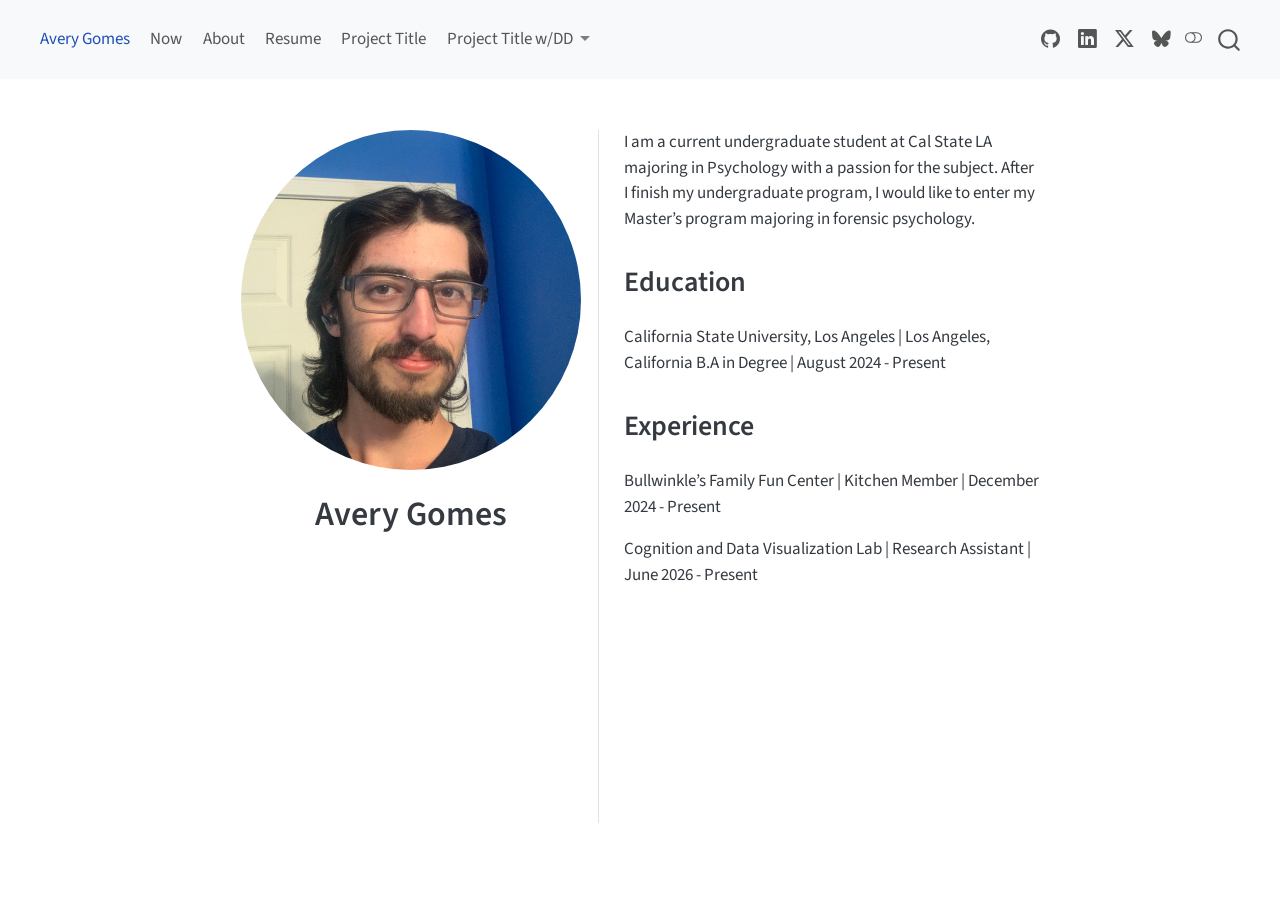
<file: docs/index.html>
<!DOCTYPE html>
<html xmlns="http://www.w3.org/1999/xhtml" lang="en" xml:lang="en"><head>

<meta charset="utf-8">
<meta name="generator" content="quarto-1.9.38">

<meta name="viewport" content="width=device-width, initial-scale=1.0, user-scalable=yes">


<title>Avery Gomes</title>
<style>
/* Default styles provided by pandoc.
** See https://pandoc.org/MANUAL.html#variables-for-html for config info.
*/
code{white-space: pre-wrap;}
span.smallcaps{font-variant: small-caps;}
div.columns{display: flex; gap: min(4vw, 1.5em);}
div.column{flex: auto; overflow-x: auto;}
div.hanging-indent{margin-left: 1.5em; text-indent: -1.5em;}
ul.task-list{list-style: none;}
ul.task-list li input[type="checkbox"] {
  width: 0.8em;
  margin: 0 0.8em 0.2em -1em; /* quarto-specific, see https://github.com/quarto-dev/quarto-cli/issues/4556 */ 
  vertical-align: middle;
}
</style>


<script src="site_libs/quarto-nav/quarto-nav.js"></script>
<script src="site_libs/quarto-nav/headroom.min.js"></script>
<script src="site_libs/clipboard/clipboard.min.js"></script>
<script src="site_libs/quarto-search/autocomplete.umd.js"></script>
<script src="site_libs/quarto-search/fuse.min.js"></script>
<script src="site_libs/quarto-search/quarto-search.js"></script>
<meta name="quarto:offset" content="./">
<script src="site_libs/quarto-html/quarto.js" type="module"></script>
<script src="site_libs/quarto-html/tabsets/tabsets.js" type="module"></script>
<script src="site_libs/quarto-html/popper.min.js"></script>
<script src="site_libs/quarto-html/tippy.umd.min.js"></script>
<link href="site_libs/quarto-html/tippy.css" rel="stylesheet">
<link href="site_libs/quarto-html/quarto-syntax-highlighting-15634bcf2e68342d4ad2dfa704d543f6.css" rel="stylesheet" class="quarto-color-scheme" id="quarto-text-highlighting-styles">
<link href="site_libs/quarto-html/quarto-syntax-highlighting-dark-0a6b7249c26820e032cb0bd839ff02b1.css" rel="stylesheet" class="quarto-color-scheme quarto-color-alternate" id="quarto-text-highlighting-styles">
<link href="site_libs/quarto-html/quarto-syntax-highlighting-15634bcf2e68342d4ad2dfa704d543f6.css" rel="stylesheet" class="quarto-color-scheme-extra" id="quarto-text-highlighting-styles">
<script src="site_libs/bootstrap/bootstrap.min.js"></script>
<link href="site_libs/bootstrap/bootstrap-icons.css" rel="stylesheet">
<link href="site_libs/bootstrap/bootstrap-c40d6e0ac341574fdab93072815cc0f0.min.css" rel="stylesheet" append-hash="true" class="quarto-color-scheme" id="quarto-bootstrap" data-mode="light">
<link href="site_libs/bootstrap/bootstrap-dark-e2e2b3093b45f1ab695a278db644a550.min.css" rel="stylesheet" append-hash="true" class="quarto-color-scheme quarto-color-alternate" id="quarto-bootstrap" data-mode="light">
<link href="site_libs/bootstrap/bootstrap-c40d6e0ac341574fdab93072815cc0f0.min.css" rel="stylesheet" append-hash="true" class="quarto-color-scheme-extra" id="quarto-bootstrap" data-mode="light">
<script id="quarto-search-options" type="application/json">{
  "location": "navbar",
  "copy-button": false,
  "collapse-after": 3,
  "panel-placement": "end",
  "type": "overlay",
  "limit": 50,
  "keyboard-shortcut": [
    "f",
    "/",
    "s"
  ],
  "show-item-context": false,
  "language": {
    "search-no-results-text": "No results",
    "search-matching-documents-text": "matching documents",
    "search-copy-link-title": "Copy link to search",
    "search-hide-matches-text": "Hide additional matches",
    "search-more-match-text": "more match in this document",
    "search-more-matches-text": "more matches in this document",
    "search-clear-button-title": "Clear",
    "search-text-placeholder": "",
    "search-detached-cancel-button-title": "Cancel",
    "search-submit-button-title": "Submit",
    "search-label": "Search"
  }
}</script>


</head>

<body class="nav-fixed fullcontent quarto-light"><script id="quarto-html-before-body" type="application/javascript">
    const toggleBodyColorMode = (bsSheetEl) => {
      const mode = bsSheetEl.getAttribute("data-mode");
      const bodyEl = window.document.querySelector("body");
      if (mode === "dark") {
        bodyEl.classList.add("quarto-dark");
        bodyEl.classList.remove("quarto-light");
      } else {
        bodyEl.classList.add("quarto-light");
        bodyEl.classList.remove("quarto-dark");
      }
    }
    const toggleBodyColorPrimary = () => {
      const bsSheetEl = window.document.querySelector("link#quarto-bootstrap:not([rel=disabled-stylesheet])");
      if (bsSheetEl) {
        toggleBodyColorMode(bsSheetEl);
      }
    }
    const setColorSchemeToggle = (alternate) => {
      const toggles = window.document.querySelectorAll('.quarto-color-scheme-toggle');
      for (let i=0; i < toggles.length; i++) {
        const toggle = toggles[i];
        if (toggle) {
          if (alternate) {
            toggle.classList.add("alternate");
          } else {
            toggle.classList.remove("alternate");
          }
        }
      }
    };
    const toggleColorMode = (alternate) => {
      // Switch the stylesheets
      const primaryStylesheets = window.document.querySelectorAll('link.quarto-color-scheme:not(.quarto-color-alternate)');
      const alternateStylesheets = window.document.querySelectorAll('link.quarto-color-scheme.quarto-color-alternate');
      manageTransitions('#quarto-margin-sidebar .nav-link', false);
      if (alternate) {
        // note: dark is layered on light, we don't disable primary!
        enableStylesheet(alternateStylesheets);
        for (const sheetNode of alternateStylesheets) {
          if (sheetNode.id === "quarto-bootstrap") {
            toggleBodyColorMode(sheetNode);
          }
        }
      } else {
        disableStylesheet(alternateStylesheets);
        enableStylesheet(primaryStylesheets)
        toggleBodyColorPrimary();
      }
      manageTransitions('#quarto-margin-sidebar .nav-link', true);
      // Switch the toggles
      setColorSchemeToggle(alternate)
      // Hack to workaround the fact that safari doesn't
      // properly recolor the scrollbar when toggling (#1455)
      if (navigator.userAgent.indexOf('Safari') > 0 && navigator.userAgent.indexOf('Chrome') == -1) {
        manageTransitions("body", false);
        window.scrollTo(0, 1);
        setTimeout(() => {
          window.scrollTo(0, 0);
          manageTransitions("body", true);
        }, 40);
      }
    }
    const disableStylesheet = (stylesheets) => {
      for (let i=0; i < stylesheets.length; i++) {
        const stylesheet = stylesheets[i];
        stylesheet.rel = 'disabled-stylesheet';
      }
    }
    const enableStylesheet = (stylesheets) => {
      for (let i=0; i < stylesheets.length; i++) {
        const stylesheet = stylesheets[i];
        if(stylesheet.rel !== 'stylesheet') { // for Chrome, which will still FOUC without this check
          stylesheet.rel = 'stylesheet';
        }
      }
    }
    const manageTransitions = (selector, allowTransitions) => {
      const els = window.document.querySelectorAll(selector);
      for (let i=0; i < els.length; i++) {
        const el = els[i];
        if (allowTransitions) {
          el.classList.remove('notransition');
        } else {
          el.classList.add('notransition');
        }
      }
    }
    const isFileUrl = () => {
      return window.location.protocol === 'file:';
    }
    const hasAlternateSentinel = () => {
      let styleSentinel = getColorSchemeSentinel();
      if (styleSentinel !== null) {
        return styleSentinel === "alternate";
      } else {
        return false;
      }
    }
    const setStyleSentinel = (alternate) => {
      const value = alternate ? "alternate" : "default";
      if (!isFileUrl()) {
        window.localStorage.setItem("quarto-color-scheme", value);
      } else {
        localAlternateSentinel = value;
      }
    }
    const getColorSchemeSentinel = () => {
      if (!isFileUrl()) {
        const storageValue = window.localStorage.getItem("quarto-color-scheme");
        return storageValue != null ? storageValue : localAlternateSentinel;
      } else {
        return localAlternateSentinel;
      }
    }
    const toggleGiscusIfUsed = (isAlternate, darkModeDefault) => {
      const baseTheme = document.querySelector('#giscus-base-theme')?.value ?? 'light';
      const alternateTheme = document.querySelector('#giscus-alt-theme')?.value ?? 'dark';
      let newTheme = '';
      if(authorPrefersDark) {
        newTheme = isAlternate ? baseTheme : alternateTheme;
      } else {
        newTheme = isAlternate ? alternateTheme : baseTheme;
      }
      const changeGiscusTheme = () => {
        // From: https://github.com/giscus/giscus/issues/336
        const sendMessage = (message) => {
          const iframe = document.querySelector('iframe.giscus-frame');
          if (!iframe) return;
          iframe.contentWindow.postMessage({ giscus: message }, 'https://giscus.app');
        }
        sendMessage({
          setConfig: {
            theme: newTheme
          }
        });
      }
      const isGiscussLoaded = window.document.querySelector('iframe.giscus-frame') !== null;
      if (isGiscussLoaded) {
        changeGiscusTheme();
      }
    };
    const authorPrefersDark = false;
    const darkModeDefault = authorPrefersDark;
      document.querySelector('link#quarto-text-highlighting-styles.quarto-color-scheme-extra').rel = 'disabled-stylesheet';
      document.querySelector('link#quarto-bootstrap.quarto-color-scheme-extra').rel = 'disabled-stylesheet';
    let localAlternateSentinel = darkModeDefault ? 'alternate' : 'default';
    // Dark / light mode switch
    window.quartoToggleColorScheme = () => {
      // Read the current dark / light value
      let toAlternate = !hasAlternateSentinel();
      toggleColorMode(toAlternate);
      setStyleSentinel(toAlternate);
      toggleGiscusIfUsed(toAlternate, darkModeDefault);
      window.dispatchEvent(new Event('resize'));
    };
    // Switch to dark mode if need be
    if (hasAlternateSentinel()) {
      toggleColorMode(true);
    } else {
      toggleColorMode(false);
    }
  </script>

<div id="quarto-search-results"></div>
  <header id="quarto-header" class="headroom fixed-top">
    <nav class="navbar navbar-expand-lg " data-bs-theme="dark">
      <div class="navbar-container container-fluid">
            <div id="quarto-search" class="" title="Search"></div>
          <button class="navbar-toggler" type="button" data-bs-toggle="collapse" data-bs-target="#navbarCollapse" aria-controls="navbarCollapse" role="menu" aria-expanded="false" aria-label="Toggle navigation" onclick="if (window.quartoToggleHeadroom) { window.quartoToggleHeadroom(); }">
  <span class="navbar-toggler-icon"></span>
</button>
          <div class="collapse navbar-collapse" id="navbarCollapse">
            <ul class="navbar-nav navbar-nav-scroll me-auto">
  <li class="nav-item">
    <a class="nav-link active" href="./index.html" aria-current="page"> 
<span class="menu-text">Avery Gomes</span></a>
  </li>  
  <li class="nav-item">
    <a class="nav-link" href="./now.html"> 
<span class="menu-text">Now</span></a>
  </li>  
  <li class="nav-item">
    <a class="nav-link" href="./about.html"> 
<span class="menu-text">About</span></a>
  </li>  
  <li class="nav-item">
    <a class="nav-link" href="./resume/resumever3.pdf"> 
<span class="menu-text">Resume</span></a>
  </li>  
  <li class="nav-item">
    <a class="nav-link" href="./pages/project/index.html"> 
<span class="menu-text">Project Title</span></a>
  </li>  
  <li class="nav-item dropdown ">
    <a class="nav-link dropdown-toggle" href="#" id="nav-menu-project-title-wdd" role="link" data-bs-toggle="dropdown" aria-expanded="false">
 <span class="menu-text">Project Title w/DD</span>
    </a>
    <ul class="dropdown-menu" aria-labelledby="nav-menu-project-title-wdd">    
        <li>
    <a class="dropdown-item" href="./pages/project/page01.html">
 <span class="dropdown-text">This is the pages/project/page01.qmd title</span></a>
  </li>  
    </ul>
  </li>
</ul>
            <ul class="navbar-nav navbar-nav-scroll ms-auto">
  <li class="nav-item compact">
    <a class="nav-link" href="https://github.com/Avery1kG"> <i class="bi bi-github" role="img">
</i> 
<span class="menu-text"></span></a>
  </li>  
  <li class="nav-item compact">
    <a class="nav-link" href="https://www.linkedin.com/in/avery-gomes-15340631b/"> <i class="bi bi-linkedin" role="img">
</i> 
<span class="menu-text"></span></a>
  </li>  
  <li class="nav-item compact">
    <a class="nav-link" href="https://x.com/CMCnews"> <i class="bi bi-twitter-x" role="img">
</i> 
<span class="menu-text"></span></a>
  </li>  
  <li class="nav-item compact">
    <a class="nav-link" href="https://bsky.app/profile/cmc.edu"> <i class="bi bi-bluesky" role="img">
</i> 
<span class="menu-text"></span></a>
  </li>  
</ul>
          </div> <!-- /navcollapse -->
            <div class="quarto-navbar-tools">
  <a href="" class="quarto-color-scheme-toggle quarto-navigation-tool  px-1" onclick="window.quartoToggleColorScheme(); return false;" title="Toggle dark mode"><i class="bi"></i></a>
</div>
      </div> <!-- /container-fluid -->
    </nav>
</header>
<!-- content -->
<div id="quarto-content" class="quarto-container page-columns page-rows-contents page-layout-article page-navbar">
<!-- sidebar -->
<!-- margin-sidebar -->
    
<!-- main -->
<div class="quarto-about-trestles">
  <div class="about-entity">
    <img src="images/profile-pic.jpeg" class="about-image
  round " style="height: 20em; width: 20em;">
<header id="title-block-header" class="quarto-title-block default">
<div class="quarto-title">
<h1 class="title">Avery Gomes</h1>
</div>
<div class="quarto-title-meta">
  </div>
</header>
  </div>
  <div class="about-contents"><main class="content" id="quarto-document-content">

<p>I am a current undergraduate student at Cal State LA majoring in Psychology with a passion for the subject. After I finish my undergraduate program, I would like to enter my Master’s program majoring in forensic psychology.</p>
<section id="education" class="level2">
<h2 data-anchor-id="education">Education</h2>
<p>California State University, Los Angeles | Los Angeles, California B.A in Degree | August 2024 - Present</p>
</section>
<section id="experience" class="level2">
<h2 data-anchor-id="experience">Experience</h2>
<p>Bullwinkle’s Family Fun Center | Kitchen Member | December 2024 - Present</p>
<p>Cognition and Data Visualization Lab | Research Assistant | June 2026 - Present</p>


</section>
</main></div>
</div>
 <!-- /main -->
<script id="quarto-html-after-body" type="application/javascript">
  window.document.addEventListener("DOMContentLoaded", function (event) {
    // Ensure there is a toggle, if there isn't float one in the top right
    if (window.document.querySelector('.quarto-color-scheme-toggle') === null) {
      const a = window.document.createElement('a');
      a.classList.add('top-right');
      a.classList.add('quarto-color-scheme-toggle');
      a.href = "";
      a.onclick = function() { try { window.quartoToggleColorScheme(); } catch {} return false; };
      const i = window.document.createElement("i");
      i.classList.add('bi');
      a.appendChild(i);
      window.document.body.appendChild(a);
    }
    setColorSchemeToggle(hasAlternateSentinel())
    const isCodeAnnotation = (el) => {
      for (const clz of el.classList) {
        if (clz.startsWith('code-annotation-')) {                     
          return true;
        }
      }
      return false;
    }
    const onCopySuccess = function(e) {
      // button target
      const button = e.trigger;
      // don't keep focus
      button.blur();
      // flash "checked"
      button.classList.add('code-copy-button-checked');
      var currentTitle = button.getAttribute("title");
      button.setAttribute("title", "Copied!");
      let tooltip;
      if (window.bootstrap) {
        button.setAttribute("data-bs-toggle", "tooltip");
        button.setAttribute("data-bs-placement", "left");
        button.setAttribute("data-bs-title", "Copied!");
        tooltip = new bootstrap.Tooltip(button, 
          { trigger: "manual", 
            customClass: "code-copy-button-tooltip",
            offset: [0, -8]});
        tooltip.show();    
      }
      setTimeout(function() {
        if (tooltip) {
          tooltip.hide();
          button.removeAttribute("data-bs-title");
          button.removeAttribute("data-bs-toggle");
          button.removeAttribute("data-bs-placement");
        }
        button.setAttribute("title", currentTitle);
        button.classList.remove('code-copy-button-checked');
      }, 1000);
      // clear code selection
      e.clearSelection();
    }
    const getTextToCopy = function(trigger) {
      const outerScaffold = trigger.parentElement.cloneNode(true);
      const codeEl = outerScaffold.querySelector('code');
      for (const childEl of codeEl.children) {
        if (isCodeAnnotation(childEl)) {
          childEl.remove();
        }
      }
      return codeEl.innerText;
    }
    const clipboard = new window.ClipboardJS('.code-copy-button:not([data-in-quarto-modal])', {
      text: getTextToCopy
    });
    clipboard.on('success', onCopySuccess);
    if (window.document.getElementById('quarto-embedded-source-code-modal')) {
      const clipboardModal = new window.ClipboardJS('.code-copy-button[data-in-quarto-modal]', {
        text: getTextToCopy,
        container: window.document.getElementById('quarto-embedded-source-code-modal')
      });
      clipboardModal.on('success', onCopySuccess);
    }
      var localhostRegex = new RegExp(/^(?:http|https):\/\/localhost\:?[0-9]*\//);
      var mailtoRegex = new RegExp(/^mailto:/);
        var filterRegex = new RegExp('/' + window.location.host + '/');
      var isInternal = (href) => {
          return filterRegex.test(href) || localhostRegex.test(href) || mailtoRegex.test(href);
      }
      // Inspect non-navigation links and adorn them if external
     var links = window.document.querySelectorAll('a[href]:not(.nav-link):not(.navbar-brand):not(.toc-action):not(.sidebar-link):not(.sidebar-item-toggle):not(.pagination-link):not(.no-external):not([aria-hidden]):not(.dropdown-item):not(.quarto-navigation-tool):not(.about-link)');
      for (var i=0; i<links.length; i++) {
        const link = links[i];
        if (!isInternal(link.href)) {
          // undo the damage that might have been done by quarto-nav.js in the case of
          // links that we want to consider external
          if (link.dataset.originalHref !== undefined) {
            link.href = link.dataset.originalHref;
          }
        }
      }
    function tippyHover(el, contentFn, onTriggerFn, onUntriggerFn) {
      const config = {
        allowHTML: true,
        maxWidth: 500,
        delay: 100,
        arrow: false,
        appendTo: function(el) {
            return el.parentElement;
        },
        interactive: true,
        interactiveBorder: 10,
        theme: 'quarto',
        placement: 'bottom-start',
      };
      if (contentFn) {
        config.content = contentFn;
      }
      if (onTriggerFn) {
        config.onTrigger = onTriggerFn;
      }
      if (onUntriggerFn) {
        config.onUntrigger = onUntriggerFn;
      }
      window.tippy(el, config); 
    }
    const noterefs = window.document.querySelectorAll('a[role="doc-noteref"]');
    for (var i=0; i<noterefs.length; i++) {
      const ref = noterefs[i];
      tippyHover(ref, function() {
        // use id or data attribute instead here
        let href = ref.getAttribute('data-footnote-href') || ref.getAttribute('href');
        try { href = new URL(href).hash; } catch {}
        const id = href.replace(/^#\/?/, "");
        const note = window.document.getElementById(id);
        if (note) {
          return note.innerHTML;
        } else {
          return "";
        }
      });
    }
    const xrefs = window.document.querySelectorAll('a.quarto-xref');
    const processXRef = (id, note) => {
      // Strip column container classes
      const stripColumnClz = (el) => {
        el.classList.remove("page-full", "page-columns");
        if (el.children) {
          for (const child of el.children) {
            stripColumnClz(child);
          }
        }
      }
      stripColumnClz(note)
      if (id === null || id.startsWith('sec-')) {
        // Special case sections, only their first couple elements
        const container = document.createElement("div");
        if (note.children && note.children.length > 2) {
          container.appendChild(note.children[0].cloneNode(true));
          for (let i = 1; i < note.children.length; i++) {
            const child = note.children[i];
            if (child.tagName === "P" && child.innerText === "") {
              continue;
            } else {
              container.appendChild(child.cloneNode(true));
              break;
            }
          }
          if (window.Quarto?.typesetMath) {
            window.Quarto.typesetMath(container);
          }
          return container.innerHTML
        } else {
          if (window.Quarto?.typesetMath) {
            window.Quarto.typesetMath(note);
          }
          return note.innerHTML;
        }
      } else {
        // Remove any anchor links if they are present
        const anchorLink = note.querySelector('a.anchorjs-link');
        if (anchorLink) {
          anchorLink.remove();
        }
        if (window.Quarto?.typesetMath) {
          window.Quarto.typesetMath(note);
        }
        if (note.classList.contains("callout")) {
          return note.outerHTML;
        } else {
          return note.innerHTML;
        }
      }
    }
    for (var i=0; i<xrefs.length; i++) {
      const xref = xrefs[i];
      tippyHover(xref, undefined, function(instance) {
        instance.disable();
        let url = xref.getAttribute('href');
        let hash = undefined; 
        if (url.startsWith('#')) {
          hash = url;
        } else {
          try { hash = new URL(url).hash; } catch {}
        }
        if (hash) {
          const id = hash.replace(/^#\/?/, "");
          const note = window.document.getElementById(id);
          if (note !== null) {
            try {
              const html = processXRef(id, note.cloneNode(true));
              instance.setContent(html);
            } finally {
              instance.enable();
              instance.show();
            }
          } else {
            // See if we can fetch this
            fetch(url.split('#')[0])
            .then(res => res.text())
            .then(html => {
              const parser = new DOMParser();
              const htmlDoc = parser.parseFromString(html, "text/html");
              const note = htmlDoc.getElementById(id);
              if (note !== null) {
                const html = processXRef(id, note);
                instance.setContent(html);
              } 
            }).finally(() => {
              instance.enable();
              instance.show();
            });
          }
        } else {
          // See if we can fetch a full url (with no hash to target)
          // This is a special case and we should probably do some content thinning / targeting
          fetch(url)
          .then(res => res.text())
          .then(html => {
            const parser = new DOMParser();
            const htmlDoc = parser.parseFromString(html, "text/html");
            const note = htmlDoc.querySelector('main.content');
            if (note !== null) {
              // This should only happen for chapter cross references
              // (since there is no id in the URL)
              // remove the first header
              if (note.children.length > 0 && note.children[0].tagName === "HEADER") {
                note.children[0].remove();
              }
              const html = processXRef(null, note);
              instance.setContent(html);
            } 
          }).finally(() => {
            instance.enable();
            instance.show();
          });
        }
      }, function(instance) {
      });
    }
        let selectedAnnoteEl;
        const selectorForAnnotation = ( cell, annotation) => {
          let cellAttr = 'data-code-cell="' + cell + '"';
          let lineAttr = 'data-code-annotation="' +  annotation + '"';
          const selector = 'span[' + cellAttr + '][' + lineAttr + ']';
          return selector;
        }
        const selectCodeLines = (annoteEl) => {
          const doc = window.document;
          const targetCell = annoteEl.getAttribute("data-target-cell");
          const targetAnnotation = annoteEl.getAttribute("data-target-annotation");
          const annoteSpan = window.document.querySelector(selectorForAnnotation(targetCell, targetAnnotation));
          const lines = annoteSpan.getAttribute("data-code-lines").split(",");
          const lineIds = lines.map((line) => {
            return targetCell + "-" + line;
          })
          let top = null;
          let height = null;
          let parent = null;
          if (lineIds.length > 0) {
              //compute the position of the single el (top and bottom and make a div)
              const el = window.document.getElementById(lineIds[0]);
              top = el.offsetTop;
              height = el.offsetHeight;
              parent = el.parentElement.parentElement;
            if (lineIds.length > 1) {
              const lastEl = window.document.getElementById(lineIds[lineIds.length - 1]);
              const bottom = lastEl.offsetTop + lastEl.offsetHeight;
              height = bottom - top;
            }
            if (top !== null && height !== null && parent !== null) {
              // cook up a div (if necessary) and position it 
              let div = window.document.getElementById("code-annotation-line-highlight");
              if (div === null) {
                div = window.document.createElement("div");
                div.setAttribute("id", "code-annotation-line-highlight");
                div.style.position = 'absolute';
                parent.appendChild(div);
              }
              div.style.top = top - 2 + "px";
              div.style.height = height + 4 + "px";
              div.style.left = 0;
              let gutterDiv = window.document.getElementById("code-annotation-line-highlight-gutter");
              if (gutterDiv === null) {
                gutterDiv = window.document.createElement("div");
                gutterDiv.setAttribute("id", "code-annotation-line-highlight-gutter");
                gutterDiv.style.position = 'absolute';
                const codeCell = window.document.getElementById(targetCell);
                const gutter = codeCell.querySelector('.code-annotation-gutter');
                gutter.appendChild(gutterDiv);
              }
              gutterDiv.style.top = top - 2 + "px";
              gutterDiv.style.height = height + 4 + "px";
            }
            selectedAnnoteEl = annoteEl;
          }
        };
        const unselectCodeLines = () => {
          const elementsIds = ["code-annotation-line-highlight", "code-annotation-line-highlight-gutter"];
          elementsIds.forEach((elId) => {
            const div = window.document.getElementById(elId);
            if (div) {
              div.remove();
            }
          });
          selectedAnnoteEl = undefined;
        };
          // Handle positioning of the toggle
      window.addEventListener(
        "resize",
        throttle(() => {
          elRect = undefined;
          if (selectedAnnoteEl) {
            selectCodeLines(selectedAnnoteEl);
          }
        }, 10)
      );
      function throttle(fn, ms) {
      let throttle = false;
      let timer;
        return (...args) => {
          if(!throttle) { // first call gets through
              fn.apply(this, args);
              throttle = true;
          } else { // all the others get throttled
              if(timer) clearTimeout(timer); // cancel #2
              timer = setTimeout(() => {
                fn.apply(this, args);
                timer = throttle = false;
              }, ms);
          }
        };
      }
        // Attach click handler to the DT
        const annoteDls = window.document.querySelectorAll('dt[data-target-cell]');
        for (const annoteDlNode of annoteDls) {
          annoteDlNode.addEventListener('click', (event) => {
            const clickedEl = event.target;
            if (clickedEl !== selectedAnnoteEl) {
              unselectCodeLines();
              const activeEl = window.document.querySelector('dt[data-target-cell].code-annotation-active');
              if (activeEl) {
                activeEl.classList.remove('code-annotation-active');
              }
              selectCodeLines(clickedEl);
              clickedEl.classList.add('code-annotation-active');
            } else {
              // Unselect the line
              unselectCodeLines();
              clickedEl.classList.remove('code-annotation-active');
            }
          });
        }
    const findCites = (el) => {
      const parentEl = el.parentElement;
      if (parentEl) {
        const cites = parentEl.dataset.cites;
        if (cites) {
          return {
            el,
            cites: cites.split(' ')
          };
        } else {
          return findCites(el.parentElement)
        }
      } else {
        return undefined;
      }
    };
    var bibliorefs = window.document.querySelectorAll('a[role="doc-biblioref"]');
    for (var i=0; i<bibliorefs.length; i++) {
      const ref = bibliorefs[i];
      const citeInfo = findCites(ref);
      if (citeInfo) {
        tippyHover(citeInfo.el, function() {
          var popup = window.document.createElement('div');
          citeInfo.cites.forEach(function(cite) {
            var citeDiv = window.document.createElement('div');
            citeDiv.classList.add('hanging-indent');
            citeDiv.classList.add('csl-entry');
            var biblioDiv = window.document.getElementById('ref-' + cite);
            if (biblioDiv) {
              citeDiv.innerHTML = biblioDiv.innerHTML;
            }
            popup.appendChild(citeDiv);
          });
          return popup.innerHTML;
        });
      }
    }
  });
  </script>
</div> <!-- /content -->




</body></html>
</file>
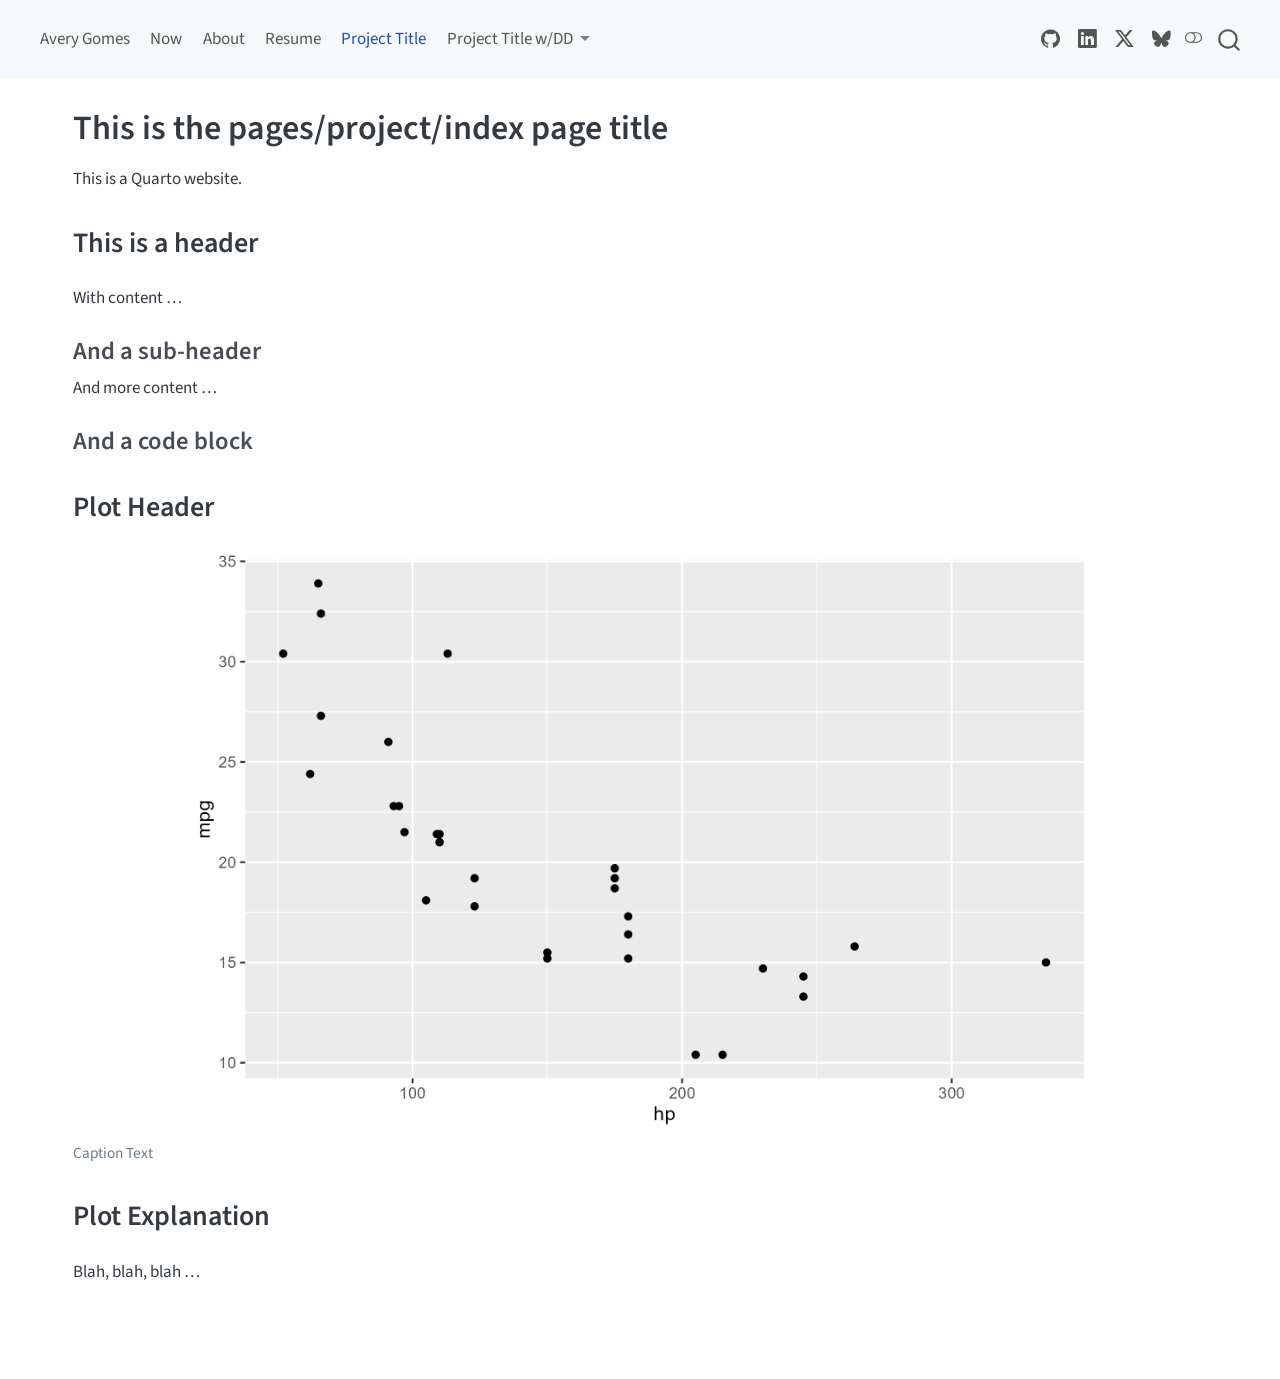
<file: docs/pages/project/index.html>
<!DOCTYPE html>
<html xmlns="http://www.w3.org/1999/xhtml" lang="en" xml:lang="en"><head>

<meta charset="utf-8">
<meta name="generator" content="quarto-1.9.38">

<meta name="viewport" content="width=device-width, initial-scale=1.0, user-scalable=yes">


<title>This is the pages/project/index page title</title>
<style>
/* Default styles provided by pandoc.
** See https://pandoc.org/MANUAL.html#variables-for-html for config info.
*/
code{white-space: pre-wrap;}
span.smallcaps{font-variant: small-caps;}
div.columns{display: flex; gap: min(4vw, 1.5em);}
div.column{flex: auto; overflow-x: auto;}
div.hanging-indent{margin-left: 1.5em; text-indent: -1.5em;}
ul.task-list{list-style: none;}
ul.task-list li input[type="checkbox"] {
  width: 0.8em;
  margin: 0 0.8em 0.2em -1em; /* quarto-specific, see https://github.com/quarto-dev/quarto-cli/issues/4556 */ 
  vertical-align: middle;
}
</style>


<script src="../../site_libs/quarto-nav/quarto-nav.js"></script>
<script src="../../site_libs/quarto-nav/headroom.min.js"></script>
<script src="../../site_libs/clipboard/clipboard.min.js"></script>
<script src="../../site_libs/quarto-search/autocomplete.umd.js"></script>
<script src="../../site_libs/quarto-search/fuse.min.js"></script>
<script src="../../site_libs/quarto-search/quarto-search.js"></script>
<meta name="quarto:offset" content="../../">
<script src="../../site_libs/quarto-html/quarto.js" type="module"></script>
<script src="../../site_libs/quarto-html/tabsets/tabsets.js" type="module"></script>
<script src="../../site_libs/quarto-html/popper.min.js"></script>
<script src="../../site_libs/quarto-html/tippy.umd.min.js"></script>
<script src="../../site_libs/quarto-html/anchor.min.js"></script>
<link href="../../site_libs/quarto-html/tippy.css" rel="stylesheet">
<link href="../../site_libs/quarto-html/quarto-syntax-highlighting-15634bcf2e68342d4ad2dfa704d543f6.css" rel="stylesheet" class="quarto-color-scheme" id="quarto-text-highlighting-styles">
<link href="../../site_libs/quarto-html/quarto-syntax-highlighting-dark-0a6b7249c26820e032cb0bd839ff02b1.css" rel="stylesheet" class="quarto-color-scheme quarto-color-alternate" id="quarto-text-highlighting-styles">
<link href="../../site_libs/quarto-html/quarto-syntax-highlighting-15634bcf2e68342d4ad2dfa704d543f6.css" rel="stylesheet" class="quarto-color-scheme-extra" id="quarto-text-highlighting-styles">
<script src="../../site_libs/bootstrap/bootstrap.min.js"></script>
<link href="../../site_libs/bootstrap/bootstrap-icons.css" rel="stylesheet">
<link href="../../site_libs/bootstrap/bootstrap-c40d6e0ac341574fdab93072815cc0f0.min.css" rel="stylesheet" append-hash="true" class="quarto-color-scheme" id="quarto-bootstrap" data-mode="light">
<link href="../../site_libs/bootstrap/bootstrap-dark-e2e2b3093b45f1ab695a278db644a550.min.css" rel="stylesheet" append-hash="true" class="quarto-color-scheme quarto-color-alternate" id="quarto-bootstrap" data-mode="light">
<link href="../../site_libs/bootstrap/bootstrap-c40d6e0ac341574fdab93072815cc0f0.min.css" rel="stylesheet" append-hash="true" class="quarto-color-scheme-extra" id="quarto-bootstrap" data-mode="light">
<script id="quarto-search-options" type="application/json">{
  "location": "navbar",
  "copy-button": false,
  "collapse-after": 3,
  "panel-placement": "end",
  "type": "overlay",
  "limit": 50,
  "keyboard-shortcut": [
    "f",
    "/",
    "s"
  ],
  "show-item-context": false,
  "language": {
    "search-no-results-text": "No results",
    "search-matching-documents-text": "matching documents",
    "search-copy-link-title": "Copy link to search",
    "search-hide-matches-text": "Hide additional matches",
    "search-more-match-text": "more match in this document",
    "search-more-matches-text": "more matches in this document",
    "search-clear-button-title": "Clear",
    "search-text-placeholder": "",
    "search-detached-cancel-button-title": "Cancel",
    "search-submit-button-title": "Submit",
    "search-label": "Search"
  }
}</script>


</head>

<body class="nav-fixed quarto-light"><script id="quarto-html-before-body" type="application/javascript">
    const toggleBodyColorMode = (bsSheetEl) => {
      const mode = bsSheetEl.getAttribute("data-mode");
      const bodyEl = window.document.querySelector("body");
      if (mode === "dark") {
        bodyEl.classList.add("quarto-dark");
        bodyEl.classList.remove("quarto-light");
      } else {
        bodyEl.classList.add("quarto-light");
        bodyEl.classList.remove("quarto-dark");
      }
    }
    const toggleBodyColorPrimary = () => {
      const bsSheetEl = window.document.querySelector("link#quarto-bootstrap:not([rel=disabled-stylesheet])");
      if (bsSheetEl) {
        toggleBodyColorMode(bsSheetEl);
      }
    }
    const setColorSchemeToggle = (alternate) => {
      const toggles = window.document.querySelectorAll('.quarto-color-scheme-toggle');
      for (let i=0; i < toggles.length; i++) {
        const toggle = toggles[i];
        if (toggle) {
          if (alternate) {
            toggle.classList.add("alternate");
          } else {
            toggle.classList.remove("alternate");
          }
        }
      }
    };
    const toggleColorMode = (alternate) => {
      // Switch the stylesheets
      const primaryStylesheets = window.document.querySelectorAll('link.quarto-color-scheme:not(.quarto-color-alternate)');
      const alternateStylesheets = window.document.querySelectorAll('link.quarto-color-scheme.quarto-color-alternate');
      manageTransitions('#quarto-margin-sidebar .nav-link', false);
      if (alternate) {
        // note: dark is layered on light, we don't disable primary!
        enableStylesheet(alternateStylesheets);
        for (const sheetNode of alternateStylesheets) {
          if (sheetNode.id === "quarto-bootstrap") {
            toggleBodyColorMode(sheetNode);
          }
        }
      } else {
        disableStylesheet(alternateStylesheets);
        enableStylesheet(primaryStylesheets)
        toggleBodyColorPrimary();
      }
      manageTransitions('#quarto-margin-sidebar .nav-link', true);
      // Switch the toggles
      setColorSchemeToggle(alternate)
      // Hack to workaround the fact that safari doesn't
      // properly recolor the scrollbar when toggling (#1455)
      if (navigator.userAgent.indexOf('Safari') > 0 && navigator.userAgent.indexOf('Chrome') == -1) {
        manageTransitions("body", false);
        window.scrollTo(0, 1);
        setTimeout(() => {
          window.scrollTo(0, 0);
          manageTransitions("body", true);
        }, 40);
      }
    }
    const disableStylesheet = (stylesheets) => {
      for (let i=0; i < stylesheets.length; i++) {
        const stylesheet = stylesheets[i];
        stylesheet.rel = 'disabled-stylesheet';
      }
    }
    const enableStylesheet = (stylesheets) => {
      for (let i=0; i < stylesheets.length; i++) {
        const stylesheet = stylesheets[i];
        if(stylesheet.rel !== 'stylesheet') { // for Chrome, which will still FOUC without this check
          stylesheet.rel = 'stylesheet';
        }
      }
    }
    const manageTransitions = (selector, allowTransitions) => {
      const els = window.document.querySelectorAll(selector);
      for (let i=0; i < els.length; i++) {
        const el = els[i];
        if (allowTransitions) {
          el.classList.remove('notransition');
        } else {
          el.classList.add('notransition');
        }
      }
    }
    const isFileUrl = () => {
      return window.location.protocol === 'file:';
    }
    const hasAlternateSentinel = () => {
      let styleSentinel = getColorSchemeSentinel();
      if (styleSentinel !== null) {
        return styleSentinel === "alternate";
      } else {
        return false;
      }
    }
    const setStyleSentinel = (alternate) => {
      const value = alternate ? "alternate" : "default";
      if (!isFileUrl()) {
        window.localStorage.setItem("quarto-color-scheme", value);
      } else {
        localAlternateSentinel = value;
      }
    }
    const getColorSchemeSentinel = () => {
      if (!isFileUrl()) {
        const storageValue = window.localStorage.getItem("quarto-color-scheme");
        return storageValue != null ? storageValue : localAlternateSentinel;
      } else {
        return localAlternateSentinel;
      }
    }
    const toggleGiscusIfUsed = (isAlternate, darkModeDefault) => {
      const baseTheme = document.querySelector('#giscus-base-theme')?.value ?? 'light';
      const alternateTheme = document.querySelector('#giscus-alt-theme')?.value ?? 'dark';
      let newTheme = '';
      if(authorPrefersDark) {
        newTheme = isAlternate ? baseTheme : alternateTheme;
      } else {
        newTheme = isAlternate ? alternateTheme : baseTheme;
      }
      const changeGiscusTheme = () => {
        // From: https://github.com/giscus/giscus/issues/336
        const sendMessage = (message) => {
          const iframe = document.querySelector('iframe.giscus-frame');
          if (!iframe) return;
          iframe.contentWindow.postMessage({ giscus: message }, 'https://giscus.app');
        }
        sendMessage({
          setConfig: {
            theme: newTheme
          }
        });
      }
      const isGiscussLoaded = window.document.querySelector('iframe.giscus-frame') !== null;
      if (isGiscussLoaded) {
        changeGiscusTheme();
      }
    };
    const authorPrefersDark = false;
    const darkModeDefault = authorPrefersDark;
      document.querySelector('link#quarto-text-highlighting-styles.quarto-color-scheme-extra').rel = 'disabled-stylesheet';
      document.querySelector('link#quarto-bootstrap.quarto-color-scheme-extra').rel = 'disabled-stylesheet';
    let localAlternateSentinel = darkModeDefault ? 'alternate' : 'default';
    // Dark / light mode switch
    window.quartoToggleColorScheme = () => {
      // Read the current dark / light value
      let toAlternate = !hasAlternateSentinel();
      toggleColorMode(toAlternate);
      setStyleSentinel(toAlternate);
      toggleGiscusIfUsed(toAlternate, darkModeDefault);
      window.dispatchEvent(new Event('resize'));
    };
    // Switch to dark mode if need be
    if (hasAlternateSentinel()) {
      toggleColorMode(true);
    } else {
      toggleColorMode(false);
    }
  </script>

<div id="quarto-search-results"></div>
  <header id="quarto-header" class="headroom fixed-top">
    <nav class="navbar navbar-expand-lg " data-bs-theme="dark">
      <div class="navbar-container container-fluid">
            <div id="quarto-search" class="" title="Search"></div>
          <button class="navbar-toggler" type="button" data-bs-toggle="collapse" data-bs-target="#navbarCollapse" aria-controls="navbarCollapse" role="menu" aria-expanded="false" aria-label="Toggle navigation" onclick="if (window.quartoToggleHeadroom) { window.quartoToggleHeadroom(); }">
  <span class="navbar-toggler-icon"></span>
</button>
          <div class="collapse navbar-collapse" id="navbarCollapse">
            <ul class="navbar-nav navbar-nav-scroll me-auto">
  <li class="nav-item">
    <a class="nav-link" href="../../index.html"> 
<span class="menu-text">Avery Gomes</span></a>
  </li>  
  <li class="nav-item">
    <a class="nav-link" href="../../now.html"> 
<span class="menu-text">Now</span></a>
  </li>  
  <li class="nav-item">
    <a class="nav-link" href="../../about.html"> 
<span class="menu-text">About</span></a>
  </li>  
  <li class="nav-item">
    <a class="nav-link" href="../../resume/resume.pdf"> 
<span class="menu-text">Resume</span></a>
  </li>  
  <li class="nav-item">
    <a class="nav-link active" href="../../pages/project/index.html" aria-current="page"> 
<span class="menu-text">Project Title</span></a>
  </li>  
  <li class="nav-item dropdown ">
    <a class="nav-link dropdown-toggle" href="#" id="nav-menu-project-title-wdd" role="link" data-bs-toggle="dropdown" aria-expanded="false">
 <span class="menu-text">Project Title w/DD</span>
    </a>
    <ul class="dropdown-menu" aria-labelledby="nav-menu-project-title-wdd">    
        <li>
    <a class="dropdown-item" href="../../pages/project/page01.html">
 <span class="dropdown-text">This is the pages/project/page01.qmd title</span></a>
  </li>  
    </ul>
  </li>
</ul>
            <ul class="navbar-nav navbar-nav-scroll ms-auto">
  <li class="nav-item compact">
    <a class="nav-link" href="https://github.com/Avery1kG"> <i class="bi bi-github" role="img">
</i> 
<span class="menu-text"></span></a>
  </li>  
  <li class="nav-item compact">
    <a class="nav-link" href="https://www.linkedin.com/in/avery-gomes-15340631b/"> <i class="bi bi-linkedin" role="img">
</i> 
<span class="menu-text"></span></a>
  </li>  
  <li class="nav-item compact">
    <a class="nav-link" href="https://x.com/CMCnews"> <i class="bi bi-twitter-x" role="img">
</i> 
<span class="menu-text"></span></a>
  </li>  
  <li class="nav-item compact">
    <a class="nav-link" href="https://bsky.app/profile/cmc.edu"> <i class="bi bi-bluesky" role="img">
</i> 
<span class="menu-text"></span></a>
  </li>  
</ul>
          </div> <!-- /navcollapse -->
            <div class="quarto-navbar-tools">
  <a href="" class="quarto-color-scheme-toggle quarto-navigation-tool  px-1" onclick="window.quartoToggleColorScheme(); return false;" title="Toggle dark mode"><i class="bi"></i></a>
</div>
      </div> <!-- /container-fluid -->
    </nav>
</header>
<!-- content -->
<div id="quarto-content" class="quarto-container page-columns page-rows-contents page-layout-full page-navbar">
<!-- sidebar -->
<!-- margin-sidebar -->
    
<!-- main -->
<main class="content column-page" id="quarto-document-content">


<header id="title-block-header" class="quarto-title-block default">
<div class="quarto-title">
<h1 class="title">This is the pages/project/index page title</h1>
</div>



<div class="quarto-title-meta column-page">

    
  
    
  </div>
  


</header>


<p>This is a Quarto website.</p>
<section id="this-is-a-header" class="level2">
<h2 class="anchored" data-anchor-id="this-is-a-header">This is a header</h2>
<p>With content …</p>
<section id="and-a-sub-header" class="level3">
<h3 class="anchored" data-anchor-id="and-a-sub-header">And a sub-header</h3>
<p>And more content …</p>
</section>
<section id="and-a-code-block" class="level3">
<h3 class="anchored" data-anchor-id="and-a-code-block">And a code block</h3>
</section>
</section>
<section id="plot-header" class="level2">
<h2 class="anchored" data-anchor-id="plot-header">Plot Header</h2>
<div class="quarto-figure quarto-figure-center">
<figure class="figure">
<p><img src="../..\pages/project/figs/mpg-by-hp.png" class="img-fluid figure-img" style="width:80.0%" alt="This is alt-text for describing the plot for screen readers ..."></p>
<figcaption>Caption Text</figcaption>
</figure>
</div>
</section>
<section id="plot-explanation" class="level2">
<h2 class="anchored" data-anchor-id="plot-explanation">Plot Explanation</h2>
<p>Blah, blah, blah …</p>


</section>

</main> <!-- /main -->
<script id="quarto-html-after-body" type="application/javascript">
  window.document.addEventListener("DOMContentLoaded", function (event) {
    // Ensure there is a toggle, if there isn't float one in the top right
    if (window.document.querySelector('.quarto-color-scheme-toggle') === null) {
      const a = window.document.createElement('a');
      a.classList.add('top-right');
      a.classList.add('quarto-color-scheme-toggle');
      a.href = "";
      a.onclick = function() { try { window.quartoToggleColorScheme(); } catch {} return false; };
      const i = window.document.createElement("i");
      i.classList.add('bi');
      a.appendChild(i);
      window.document.body.appendChild(a);
    }
    setColorSchemeToggle(hasAlternateSentinel())
    const icon = "";
    const anchorJS = new window.AnchorJS();
    anchorJS.options = {
      placement: 'right',
      icon: icon
    };
    anchorJS.add('.anchored');
    const isCodeAnnotation = (el) => {
      for (const clz of el.classList) {
        if (clz.startsWith('code-annotation-')) {                     
          return true;
        }
      }
      return false;
    }
    const onCopySuccess = function(e) {
      // button target
      const button = e.trigger;
      // don't keep focus
      button.blur();
      // flash "checked"
      button.classList.add('code-copy-button-checked');
      var currentTitle = button.getAttribute("title");
      button.setAttribute("title", "Copied!");
      let tooltip;
      if (window.bootstrap) {
        button.setAttribute("data-bs-toggle", "tooltip");
        button.setAttribute("data-bs-placement", "left");
        button.setAttribute("data-bs-title", "Copied!");
        tooltip = new bootstrap.Tooltip(button, 
          { trigger: "manual", 
            customClass: "code-copy-button-tooltip",
            offset: [0, -8]});
        tooltip.show();    
      }
      setTimeout(function() {
        if (tooltip) {
          tooltip.hide();
          button.removeAttribute("data-bs-title");
          button.removeAttribute("data-bs-toggle");
          button.removeAttribute("data-bs-placement");
        }
        button.setAttribute("title", currentTitle);
        button.classList.remove('code-copy-button-checked');
      }, 1000);
      // clear code selection
      e.clearSelection();
    }
    const getTextToCopy = function(trigger) {
      const outerScaffold = trigger.parentElement.cloneNode(true);
      const codeEl = outerScaffold.querySelector('code');
      for (const childEl of codeEl.children) {
        if (isCodeAnnotation(childEl)) {
          childEl.remove();
        }
      }
      return codeEl.innerText;
    }
    const clipboard = new window.ClipboardJS('.code-copy-button:not([data-in-quarto-modal])', {
      text: getTextToCopy
    });
    clipboard.on('success', onCopySuccess);
    if (window.document.getElementById('quarto-embedded-source-code-modal')) {
      const clipboardModal = new window.ClipboardJS('.code-copy-button[data-in-quarto-modal]', {
        text: getTextToCopy,
        container: window.document.getElementById('quarto-embedded-source-code-modal')
      });
      clipboardModal.on('success', onCopySuccess);
    }
      var localhostRegex = new RegExp(/^(?:http|https):\/\/localhost\:?[0-9]*\//);
      var mailtoRegex = new RegExp(/^mailto:/);
        var filterRegex = new RegExp('/' + window.location.host + '/');
      var isInternal = (href) => {
          return filterRegex.test(href) || localhostRegex.test(href) || mailtoRegex.test(href);
      }
      // Inspect non-navigation links and adorn them if external
     var links = window.document.querySelectorAll('a[href]:not(.nav-link):not(.navbar-brand):not(.toc-action):not(.sidebar-link):not(.sidebar-item-toggle):not(.pagination-link):not(.no-external):not([aria-hidden]):not(.dropdown-item):not(.quarto-navigation-tool):not(.about-link)');
      for (var i=0; i<links.length; i++) {
        const link = links[i];
        if (!isInternal(link.href)) {
          // undo the damage that might have been done by quarto-nav.js in the case of
          // links that we want to consider external
          if (link.dataset.originalHref !== undefined) {
            link.href = link.dataset.originalHref;
          }
        }
      }
    function tippyHover(el, contentFn, onTriggerFn, onUntriggerFn) {
      const config = {
        allowHTML: true,
        maxWidth: 500,
        delay: 100,
        arrow: false,
        appendTo: function(el) {
            return el.parentElement;
        },
        interactive: true,
        interactiveBorder: 10,
        theme: 'quarto',
        placement: 'bottom-start',
      };
      if (contentFn) {
        config.content = contentFn;
      }
      if (onTriggerFn) {
        config.onTrigger = onTriggerFn;
      }
      if (onUntriggerFn) {
        config.onUntrigger = onUntriggerFn;
      }
      window.tippy(el, config); 
    }
    const noterefs = window.document.querySelectorAll('a[role="doc-noteref"]');
    for (var i=0; i<noterefs.length; i++) {
      const ref = noterefs[i];
      tippyHover(ref, function() {
        // use id or data attribute instead here
        let href = ref.getAttribute('data-footnote-href') || ref.getAttribute('href');
        try { href = new URL(href).hash; } catch {}
        const id = href.replace(/^#\/?/, "");
        const note = window.document.getElementById(id);
        if (note) {
          return note.innerHTML;
        } else {
          return "";
        }
      });
    }
    const xrefs = window.document.querySelectorAll('a.quarto-xref');
    const processXRef = (id, note) => {
      // Strip column container classes
      const stripColumnClz = (el) => {
        el.classList.remove("page-full", "page-columns");
        if (el.children) {
          for (const child of el.children) {
            stripColumnClz(child);
          }
        }
      }
      stripColumnClz(note)
      if (id === null || id.startsWith('sec-')) {
        // Special case sections, only their first couple elements
        const container = document.createElement("div");
        if (note.children && note.children.length > 2) {
          container.appendChild(note.children[0].cloneNode(true));
          for (let i = 1; i < note.children.length; i++) {
            const child = note.children[i];
            if (child.tagName === "P" && child.innerText === "") {
              continue;
            } else {
              container.appendChild(child.cloneNode(true));
              break;
            }
          }
          if (window.Quarto?.typesetMath) {
            window.Quarto.typesetMath(container);
          }
          return container.innerHTML
        } else {
          if (window.Quarto?.typesetMath) {
            window.Quarto.typesetMath(note);
          }
          return note.innerHTML;
        }
      } else {
        // Remove any anchor links if they are present
        const anchorLink = note.querySelector('a.anchorjs-link');
        if (anchorLink) {
          anchorLink.remove();
        }
        if (window.Quarto?.typesetMath) {
          window.Quarto.typesetMath(note);
        }
        if (note.classList.contains("callout")) {
          return note.outerHTML;
        } else {
          return note.innerHTML;
        }
      }
    }
    for (var i=0; i<xrefs.length; i++) {
      const xref = xrefs[i];
      tippyHover(xref, undefined, function(instance) {
        instance.disable();
        let url = xref.getAttribute('href');
        let hash = undefined; 
        if (url.startsWith('#')) {
          hash = url;
        } else {
          try { hash = new URL(url).hash; } catch {}
        }
        if (hash) {
          const id = hash.replace(/^#\/?/, "");
          const note = window.document.getElementById(id);
          if (note !== null) {
            try {
              const html = processXRef(id, note.cloneNode(true));
              instance.setContent(html);
            } finally {
              instance.enable();
              instance.show();
            }
          } else {
            // See if we can fetch this
            fetch(url.split('#')[0])
            .then(res => res.text())
            .then(html => {
              const parser = new DOMParser();
              const htmlDoc = parser.parseFromString(html, "text/html");
              const note = htmlDoc.getElementById(id);
              if (note !== null) {
                const html = processXRef(id, note);
                instance.setContent(html);
              } 
            }).finally(() => {
              instance.enable();
              instance.show();
            });
          }
        } else {
          // See if we can fetch a full url (with no hash to target)
          // This is a special case and we should probably do some content thinning / targeting
          fetch(url)
          .then(res => res.text())
          .then(html => {
            const parser = new DOMParser();
            const htmlDoc = parser.parseFromString(html, "text/html");
            const note = htmlDoc.querySelector('main.content');
            if (note !== null) {
              // This should only happen for chapter cross references
              // (since there is no id in the URL)
              // remove the first header
              if (note.children.length > 0 && note.children[0].tagName === "HEADER") {
                note.children[0].remove();
              }
              const html = processXRef(null, note);
              instance.setContent(html);
            } 
          }).finally(() => {
            instance.enable();
            instance.show();
          });
        }
      }, function(instance) {
      });
    }
        let selectedAnnoteEl;
        const selectorForAnnotation = ( cell, annotation) => {
          let cellAttr = 'data-code-cell="' + cell + '"';
          let lineAttr = 'data-code-annotation="' +  annotation + '"';
          const selector = 'span[' + cellAttr + '][' + lineAttr + ']';
          return selector;
        }
        const selectCodeLines = (annoteEl) => {
          const doc = window.document;
          const targetCell = annoteEl.getAttribute("data-target-cell");
          const targetAnnotation = annoteEl.getAttribute("data-target-annotation");
          const annoteSpan = window.document.querySelector(selectorForAnnotation(targetCell, targetAnnotation));
          const lines = annoteSpan.getAttribute("data-code-lines").split(",");
          const lineIds = lines.map((line) => {
            return targetCell + "-" + line;
          })
          let top = null;
          let height = null;
          let parent = null;
          if (lineIds.length > 0) {
              //compute the position of the single el (top and bottom and make a div)
              const el = window.document.getElementById(lineIds[0]);
              top = el.offsetTop;
              height = el.offsetHeight;
              parent = el.parentElement.parentElement;
            if (lineIds.length > 1) {
              const lastEl = window.document.getElementById(lineIds[lineIds.length - 1]);
              const bottom = lastEl.offsetTop + lastEl.offsetHeight;
              height = bottom - top;
            }
            if (top !== null && height !== null && parent !== null) {
              // cook up a div (if necessary) and position it 
              let div = window.document.getElementById("code-annotation-line-highlight");
              if (div === null) {
                div = window.document.createElement("div");
                div.setAttribute("id", "code-annotation-line-highlight");
                div.style.position = 'absolute';
                parent.appendChild(div);
              }
              div.style.top = top - 2 + "px";
              div.style.height = height + 4 + "px";
              div.style.left = 0;
              let gutterDiv = window.document.getElementById("code-annotation-line-highlight-gutter");
              if (gutterDiv === null) {
                gutterDiv = window.document.createElement("div");
                gutterDiv.setAttribute("id", "code-annotation-line-highlight-gutter");
                gutterDiv.style.position = 'absolute';
                const codeCell = window.document.getElementById(targetCell);
                const gutter = codeCell.querySelector('.code-annotation-gutter');
                gutter.appendChild(gutterDiv);
              }
              gutterDiv.style.top = top - 2 + "px";
              gutterDiv.style.height = height + 4 + "px";
            }
            selectedAnnoteEl = annoteEl;
          }
        };
        const unselectCodeLines = () => {
          const elementsIds = ["code-annotation-line-highlight", "code-annotation-line-highlight-gutter"];
          elementsIds.forEach((elId) => {
            const div = window.document.getElementById(elId);
            if (div) {
              div.remove();
            }
          });
          selectedAnnoteEl = undefined;
        };
          // Handle positioning of the toggle
      window.addEventListener(
        "resize",
        throttle(() => {
          elRect = undefined;
          if (selectedAnnoteEl) {
            selectCodeLines(selectedAnnoteEl);
          }
        }, 10)
      );
      function throttle(fn, ms) {
      let throttle = false;
      let timer;
        return (...args) => {
          if(!throttle) { // first call gets through
              fn.apply(this, args);
              throttle = true;
          } else { // all the others get throttled
              if(timer) clearTimeout(timer); // cancel #2
              timer = setTimeout(() => {
                fn.apply(this, args);
                timer = throttle = false;
              }, ms);
          }
        };
      }
        // Attach click handler to the DT
        const annoteDls = window.document.querySelectorAll('dt[data-target-cell]');
        for (const annoteDlNode of annoteDls) {
          annoteDlNode.addEventListener('click', (event) => {
            const clickedEl = event.target;
            if (clickedEl !== selectedAnnoteEl) {
              unselectCodeLines();
              const activeEl = window.document.querySelector('dt[data-target-cell].code-annotation-active');
              if (activeEl) {
                activeEl.classList.remove('code-annotation-active');
              }
              selectCodeLines(clickedEl);
              clickedEl.classList.add('code-annotation-active');
            } else {
              // Unselect the line
              unselectCodeLines();
              clickedEl.classList.remove('code-annotation-active');
            }
          });
        }
    const findCites = (el) => {
      const parentEl = el.parentElement;
      if (parentEl) {
        const cites = parentEl.dataset.cites;
        if (cites) {
          return {
            el,
            cites: cites.split(' ')
          };
        } else {
          return findCites(el.parentElement)
        }
      } else {
        return undefined;
      }
    };
    var bibliorefs = window.document.querySelectorAll('a[role="doc-biblioref"]');
    for (var i=0; i<bibliorefs.length; i++) {
      const ref = bibliorefs[i];
      const citeInfo = findCites(ref);
      if (citeInfo) {
        tippyHover(citeInfo.el, function() {
          var popup = window.document.createElement('div');
          citeInfo.cites.forEach(function(cite) {
            var citeDiv = window.document.createElement('div');
            citeDiv.classList.add('hanging-indent');
            citeDiv.classList.add('csl-entry');
            var biblioDiv = window.document.getElementById('ref-' + cite);
            if (biblioDiv) {
              citeDiv.innerHTML = biblioDiv.innerHTML;
            }
            popup.appendChild(citeDiv);
          });
          return popup.innerHTML;
        });
      }
    }
  });
  </script>
</div> <!-- /content -->




</body></html>
</file>
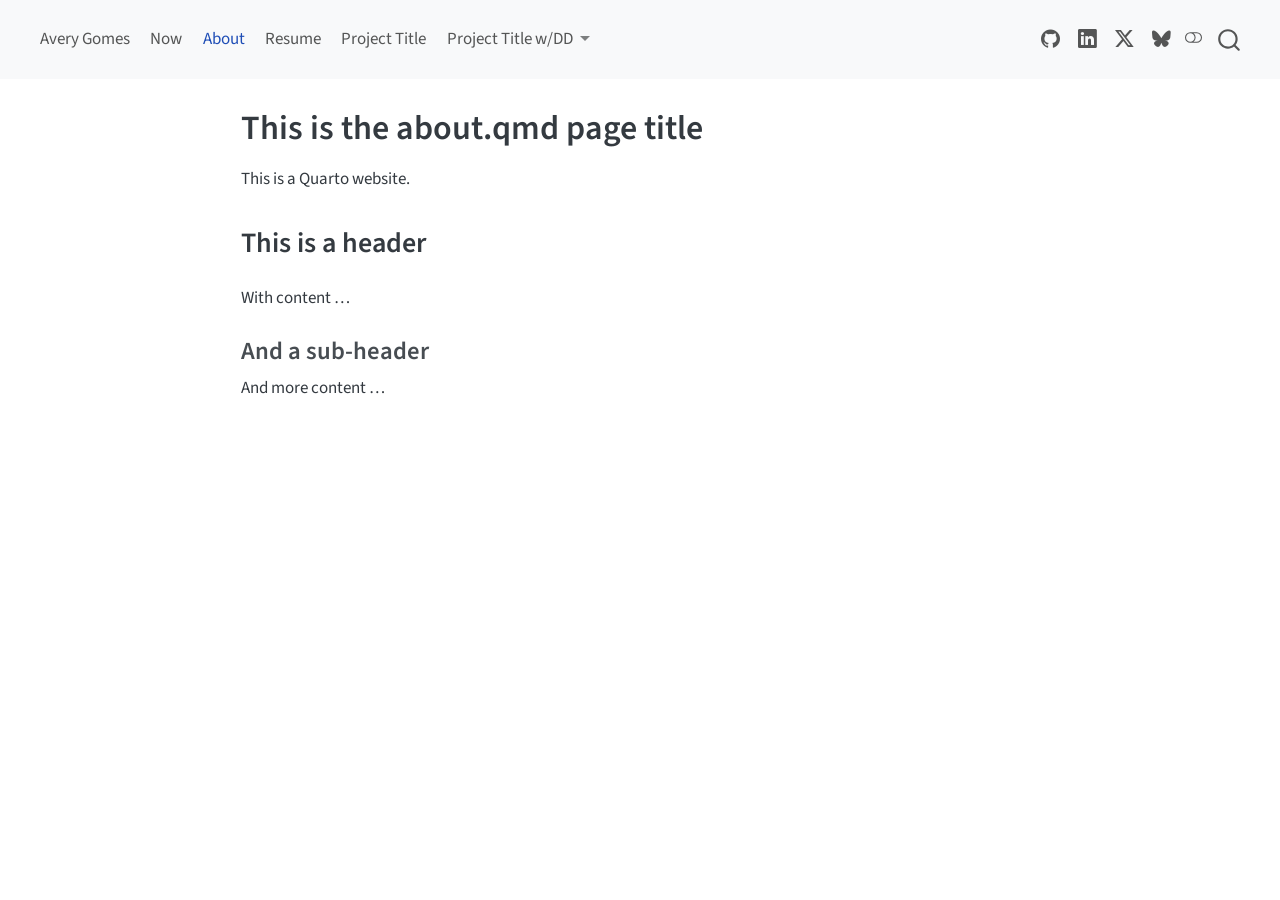
<file: docs/about.html>
<!DOCTYPE html>
<html xmlns="http://www.w3.org/1999/xhtml" lang="en" xml:lang="en"><head>

<meta charset="utf-8">
<meta name="generator" content="quarto-1.9.38">

<meta name="viewport" content="width=device-width, initial-scale=1.0, user-scalable=yes">


<title>This is the about.qmd page title</title>
<style>
/* Default styles provided by pandoc.
** See https://pandoc.org/MANUAL.html#variables-for-html for config info.
*/
code{white-space: pre-wrap;}
span.smallcaps{font-variant: small-caps;}
div.columns{display: flex; gap: min(4vw, 1.5em);}
div.column{flex: auto; overflow-x: auto;}
div.hanging-indent{margin-left: 1.5em; text-indent: -1.5em;}
ul.task-list{list-style: none;}
ul.task-list li input[type="checkbox"] {
  width: 0.8em;
  margin: 0 0.8em 0.2em -1em; /* quarto-specific, see https://github.com/quarto-dev/quarto-cli/issues/4556 */ 
  vertical-align: middle;
}
</style>


<script src="site_libs/quarto-nav/quarto-nav.js"></script>
<script src="site_libs/quarto-nav/headroom.min.js"></script>
<script src="site_libs/clipboard/clipboard.min.js"></script>
<script src="site_libs/quarto-search/autocomplete.umd.js"></script>
<script src="site_libs/quarto-search/fuse.min.js"></script>
<script src="site_libs/quarto-search/quarto-search.js"></script>
<meta name="quarto:offset" content="./">
<script src="site_libs/quarto-html/quarto.js" type="module"></script>
<script src="site_libs/quarto-html/tabsets/tabsets.js" type="module"></script>
<script src="site_libs/quarto-html/popper.min.js"></script>
<script src="site_libs/quarto-html/tippy.umd.min.js"></script>
<script src="site_libs/quarto-html/anchor.min.js"></script>
<link href="site_libs/quarto-html/tippy.css" rel="stylesheet">
<link href="site_libs/quarto-html/quarto-syntax-highlighting-15634bcf2e68342d4ad2dfa704d543f6.css" rel="stylesheet" class="quarto-color-scheme" id="quarto-text-highlighting-styles">
<link href="site_libs/quarto-html/quarto-syntax-highlighting-dark-0a6b7249c26820e032cb0bd839ff02b1.css" rel="stylesheet" class="quarto-color-scheme quarto-color-alternate" id="quarto-text-highlighting-styles">
<link href="site_libs/quarto-html/quarto-syntax-highlighting-15634bcf2e68342d4ad2dfa704d543f6.css" rel="stylesheet" class="quarto-color-scheme-extra" id="quarto-text-highlighting-styles">
<script src="site_libs/bootstrap/bootstrap.min.js"></script>
<link href="site_libs/bootstrap/bootstrap-icons.css" rel="stylesheet">
<link href="site_libs/bootstrap/bootstrap-c40d6e0ac341574fdab93072815cc0f0.min.css" rel="stylesheet" append-hash="true" class="quarto-color-scheme" id="quarto-bootstrap" data-mode="light">
<link href="site_libs/bootstrap/bootstrap-dark-e2e2b3093b45f1ab695a278db644a550.min.css" rel="stylesheet" append-hash="true" class="quarto-color-scheme quarto-color-alternate" id="quarto-bootstrap" data-mode="light">
<link href="site_libs/bootstrap/bootstrap-c40d6e0ac341574fdab93072815cc0f0.min.css" rel="stylesheet" append-hash="true" class="quarto-color-scheme-extra" id="quarto-bootstrap" data-mode="light">
<script id="quarto-search-options" type="application/json">{
  "location": "navbar",
  "copy-button": false,
  "collapse-after": 3,
  "panel-placement": "end",
  "type": "overlay",
  "limit": 50,
  "keyboard-shortcut": [
    "f",
    "/",
    "s"
  ],
  "show-item-context": false,
  "language": {
    "search-no-results-text": "No results",
    "search-matching-documents-text": "matching documents",
    "search-copy-link-title": "Copy link to search",
    "search-hide-matches-text": "Hide additional matches",
    "search-more-match-text": "more match in this document",
    "search-more-matches-text": "more matches in this document",
    "search-clear-button-title": "Clear",
    "search-text-placeholder": "",
    "search-detached-cancel-button-title": "Cancel",
    "search-submit-button-title": "Submit",
    "search-label": "Search"
  }
}</script>


</head>

<body class="nav-fixed fullcontent quarto-light"><script id="quarto-html-before-body" type="application/javascript">
    const toggleBodyColorMode = (bsSheetEl) => {
      const mode = bsSheetEl.getAttribute("data-mode");
      const bodyEl = window.document.querySelector("body");
      if (mode === "dark") {
        bodyEl.classList.add("quarto-dark");
        bodyEl.classList.remove("quarto-light");
      } else {
        bodyEl.classList.add("quarto-light");
        bodyEl.classList.remove("quarto-dark");
      }
    }
    const toggleBodyColorPrimary = () => {
      const bsSheetEl = window.document.querySelector("link#quarto-bootstrap:not([rel=disabled-stylesheet])");
      if (bsSheetEl) {
        toggleBodyColorMode(bsSheetEl);
      }
    }
    const setColorSchemeToggle = (alternate) => {
      const toggles = window.document.querySelectorAll('.quarto-color-scheme-toggle');
      for (let i=0; i < toggles.length; i++) {
        const toggle = toggles[i];
        if (toggle) {
          if (alternate) {
            toggle.classList.add("alternate");
          } else {
            toggle.classList.remove("alternate");
          }
        }
      }
    };
    const toggleColorMode = (alternate) => {
      // Switch the stylesheets
      const primaryStylesheets = window.document.querySelectorAll('link.quarto-color-scheme:not(.quarto-color-alternate)');
      const alternateStylesheets = window.document.querySelectorAll('link.quarto-color-scheme.quarto-color-alternate');
      manageTransitions('#quarto-margin-sidebar .nav-link', false);
      if (alternate) {
        // note: dark is layered on light, we don't disable primary!
        enableStylesheet(alternateStylesheets);
        for (const sheetNode of alternateStylesheets) {
          if (sheetNode.id === "quarto-bootstrap") {
            toggleBodyColorMode(sheetNode);
          }
        }
      } else {
        disableStylesheet(alternateStylesheets);
        enableStylesheet(primaryStylesheets)
        toggleBodyColorPrimary();
      }
      manageTransitions('#quarto-margin-sidebar .nav-link', true);
      // Switch the toggles
      setColorSchemeToggle(alternate)
      // Hack to workaround the fact that safari doesn't
      // properly recolor the scrollbar when toggling (#1455)
      if (navigator.userAgent.indexOf('Safari') > 0 && navigator.userAgent.indexOf('Chrome') == -1) {
        manageTransitions("body", false);
        window.scrollTo(0, 1);
        setTimeout(() => {
          window.scrollTo(0, 0);
          manageTransitions("body", true);
        }, 40);
      }
    }
    const disableStylesheet = (stylesheets) => {
      for (let i=0; i < stylesheets.length; i++) {
        const stylesheet = stylesheets[i];
        stylesheet.rel = 'disabled-stylesheet';
      }
    }
    const enableStylesheet = (stylesheets) => {
      for (let i=0; i < stylesheets.length; i++) {
        const stylesheet = stylesheets[i];
        if(stylesheet.rel !== 'stylesheet') { // for Chrome, which will still FOUC without this check
          stylesheet.rel = 'stylesheet';
        }
      }
    }
    const manageTransitions = (selector, allowTransitions) => {
      const els = window.document.querySelectorAll(selector);
      for (let i=0; i < els.length; i++) {
        const el = els[i];
        if (allowTransitions) {
          el.classList.remove('notransition');
        } else {
          el.classList.add('notransition');
        }
      }
    }
    const isFileUrl = () => {
      return window.location.protocol === 'file:';
    }
    const hasAlternateSentinel = () => {
      let styleSentinel = getColorSchemeSentinel();
      if (styleSentinel !== null) {
        return styleSentinel === "alternate";
      } else {
        return false;
      }
    }
    const setStyleSentinel = (alternate) => {
      const value = alternate ? "alternate" : "default";
      if (!isFileUrl()) {
        window.localStorage.setItem("quarto-color-scheme", value);
      } else {
        localAlternateSentinel = value;
      }
    }
    const getColorSchemeSentinel = () => {
      if (!isFileUrl()) {
        const storageValue = window.localStorage.getItem("quarto-color-scheme");
        return storageValue != null ? storageValue : localAlternateSentinel;
      } else {
        return localAlternateSentinel;
      }
    }
    const toggleGiscusIfUsed = (isAlternate, darkModeDefault) => {
      const baseTheme = document.querySelector('#giscus-base-theme')?.value ?? 'light';
      const alternateTheme = document.querySelector('#giscus-alt-theme')?.value ?? 'dark';
      let newTheme = '';
      if(authorPrefersDark) {
        newTheme = isAlternate ? baseTheme : alternateTheme;
      } else {
        newTheme = isAlternate ? alternateTheme : baseTheme;
      }
      const changeGiscusTheme = () => {
        // From: https://github.com/giscus/giscus/issues/336
        const sendMessage = (message) => {
          const iframe = document.querySelector('iframe.giscus-frame');
          if (!iframe) return;
          iframe.contentWindow.postMessage({ giscus: message }, 'https://giscus.app');
        }
        sendMessage({
          setConfig: {
            theme: newTheme
          }
        });
      }
      const isGiscussLoaded = window.document.querySelector('iframe.giscus-frame') !== null;
      if (isGiscussLoaded) {
        changeGiscusTheme();
      }
    };
    const authorPrefersDark = false;
    const darkModeDefault = authorPrefersDark;
      document.querySelector('link#quarto-text-highlighting-styles.quarto-color-scheme-extra').rel = 'disabled-stylesheet';
      document.querySelector('link#quarto-bootstrap.quarto-color-scheme-extra').rel = 'disabled-stylesheet';
    let localAlternateSentinel = darkModeDefault ? 'alternate' : 'default';
    // Dark / light mode switch
    window.quartoToggleColorScheme = () => {
      // Read the current dark / light value
      let toAlternate = !hasAlternateSentinel();
      toggleColorMode(toAlternate);
      setStyleSentinel(toAlternate);
      toggleGiscusIfUsed(toAlternate, darkModeDefault);
      window.dispatchEvent(new Event('resize'));
    };
    // Switch to dark mode if need be
    if (hasAlternateSentinel()) {
      toggleColorMode(true);
    } else {
      toggleColorMode(false);
    }
  </script>

<div id="quarto-search-results"></div>
  <header id="quarto-header" class="headroom fixed-top">
    <nav class="navbar navbar-expand-lg " data-bs-theme="dark">
      <div class="navbar-container container-fluid">
            <div id="quarto-search" class="" title="Search"></div>
          <button class="navbar-toggler" type="button" data-bs-toggle="collapse" data-bs-target="#navbarCollapse" aria-controls="navbarCollapse" role="menu" aria-expanded="false" aria-label="Toggle navigation" onclick="if (window.quartoToggleHeadroom) { window.quartoToggleHeadroom(); }">
  <span class="navbar-toggler-icon"></span>
</button>
          <div class="collapse navbar-collapse" id="navbarCollapse">
            <ul class="navbar-nav navbar-nav-scroll me-auto">
  <li class="nav-item">
    <a class="nav-link" href="./index.html"> 
<span class="menu-text">Avery Gomes</span></a>
  </li>  
  <li class="nav-item">
    <a class="nav-link" href="./now.html"> 
<span class="menu-text">Now</span></a>
  </li>  
  <li class="nav-item">
    <a class="nav-link active" href="./about.html" aria-current="page"> 
<span class="menu-text">About</span></a>
  </li>  
  <li class="nav-item">
    <a class="nav-link" href="./resume/resume.pdf"> 
<span class="menu-text">Resume</span></a>
  </li>  
  <li class="nav-item">
    <a class="nav-link" href="./pages/project/index.html"> 
<span class="menu-text">Project Title</span></a>
  </li>  
  <li class="nav-item dropdown ">
    <a class="nav-link dropdown-toggle" href="#" id="nav-menu-project-title-wdd" role="link" data-bs-toggle="dropdown" aria-expanded="false">
 <span class="menu-text">Project Title w/DD</span>
    </a>
    <ul class="dropdown-menu" aria-labelledby="nav-menu-project-title-wdd">    
        <li>
    <a class="dropdown-item" href="./pages/project/page01.html">
 <span class="dropdown-text">This is the pages/project/page01.qmd title</span></a>
  </li>  
    </ul>
  </li>
</ul>
            <ul class="navbar-nav navbar-nav-scroll ms-auto">
  <li class="nav-item compact">
    <a class="nav-link" href="https://github.com/Avery1kG"> <i class="bi bi-github" role="img">
</i> 
<span class="menu-text"></span></a>
  </li>  
  <li class="nav-item compact">
    <a class="nav-link" href="https://www.linkedin.com/in/avery-gomes-15340631b/"> <i class="bi bi-linkedin" role="img">
</i> 
<span class="menu-text"></span></a>
  </li>  
  <li class="nav-item compact">
    <a class="nav-link" href="https://x.com/CMCnews"> <i class="bi bi-twitter-x" role="img">
</i> 
<span class="menu-text"></span></a>
  </li>  
  <li class="nav-item compact">
    <a class="nav-link" href="https://bsky.app/profile/cmc.edu"> <i class="bi bi-bluesky" role="img">
</i> 
<span class="menu-text"></span></a>
  </li>  
</ul>
          </div> <!-- /navcollapse -->
            <div class="quarto-navbar-tools">
  <a href="" class="quarto-color-scheme-toggle quarto-navigation-tool  px-1" onclick="window.quartoToggleColorScheme(); return false;" title="Toggle dark mode"><i class="bi"></i></a>
</div>
      </div> <!-- /container-fluid -->
    </nav>
</header>
<!-- content -->
<div id="quarto-content" class="quarto-container page-columns page-rows-contents page-layout-article page-navbar">
<!-- sidebar -->
<!-- margin-sidebar -->
    
<!-- main -->
<main class="content" id="quarto-document-content">


<header id="title-block-header" class="quarto-title-block default">
<div class="quarto-title">
<h1 class="title">This is the about.qmd page title</h1>
</div>



<div class="quarto-title-meta">

    
  
    
  </div>
  


</header>


<p>This is a Quarto website.</p>
<section id="this-is-a-header" class="level2">
<h2 class="anchored" data-anchor-id="this-is-a-header">This is a header</h2>
<p>With content …</p>
<section id="and-a-sub-header" class="level3">
<h3 class="anchored" data-anchor-id="and-a-sub-header">And a sub-header</h3>
<p>And more content …</p>


</section>
</section>

</main> <!-- /main -->
<script id="quarto-html-after-body" type="application/javascript">
  window.document.addEventListener("DOMContentLoaded", function (event) {
    // Ensure there is a toggle, if there isn't float one in the top right
    if (window.document.querySelector('.quarto-color-scheme-toggle') === null) {
      const a = window.document.createElement('a');
      a.classList.add('top-right');
      a.classList.add('quarto-color-scheme-toggle');
      a.href = "";
      a.onclick = function() { try { window.quartoToggleColorScheme(); } catch {} return false; };
      const i = window.document.createElement("i");
      i.classList.add('bi');
      a.appendChild(i);
      window.document.body.appendChild(a);
    }
    setColorSchemeToggle(hasAlternateSentinel())
    const icon = "";
    const anchorJS = new window.AnchorJS();
    anchorJS.options = {
      placement: 'right',
      icon: icon
    };
    anchorJS.add('.anchored');
    const isCodeAnnotation = (el) => {
      for (const clz of el.classList) {
        if (clz.startsWith('code-annotation-')) {                     
          return true;
        }
      }
      return false;
    }
    const onCopySuccess = function(e) {
      // button target
      const button = e.trigger;
      // don't keep focus
      button.blur();
      // flash "checked"
      button.classList.add('code-copy-button-checked');
      var currentTitle = button.getAttribute("title");
      button.setAttribute("title", "Copied!");
      let tooltip;
      if (window.bootstrap) {
        button.setAttribute("data-bs-toggle", "tooltip");
        button.setAttribute("data-bs-placement", "left");
        button.setAttribute("data-bs-title", "Copied!");
        tooltip = new bootstrap.Tooltip(button, 
          { trigger: "manual", 
            customClass: "code-copy-button-tooltip",
            offset: [0, -8]});
        tooltip.show();    
      }
      setTimeout(function() {
        if (tooltip) {
          tooltip.hide();
          button.removeAttribute("data-bs-title");
          button.removeAttribute("data-bs-toggle");
          button.removeAttribute("data-bs-placement");
        }
        button.setAttribute("title", currentTitle);
        button.classList.remove('code-copy-button-checked');
      }, 1000);
      // clear code selection
      e.clearSelection();
    }
    const getTextToCopy = function(trigger) {
      const outerScaffold = trigger.parentElement.cloneNode(true);
      const codeEl = outerScaffold.querySelector('code');
      for (const childEl of codeEl.children) {
        if (isCodeAnnotation(childEl)) {
          childEl.remove();
        }
      }
      return codeEl.innerText;
    }
    const clipboard = new window.ClipboardJS('.code-copy-button:not([data-in-quarto-modal])', {
      text: getTextToCopy
    });
    clipboard.on('success', onCopySuccess);
    if (window.document.getElementById('quarto-embedded-source-code-modal')) {
      const clipboardModal = new window.ClipboardJS('.code-copy-button[data-in-quarto-modal]', {
        text: getTextToCopy,
        container: window.document.getElementById('quarto-embedded-source-code-modal')
      });
      clipboardModal.on('success', onCopySuccess);
    }
      var localhostRegex = new RegExp(/^(?:http|https):\/\/localhost\:?[0-9]*\//);
      var mailtoRegex = new RegExp(/^mailto:/);
        var filterRegex = new RegExp('/' + window.location.host + '/');
      var isInternal = (href) => {
          return filterRegex.test(href) || localhostRegex.test(href) || mailtoRegex.test(href);
      }
      // Inspect non-navigation links and adorn them if external
     var links = window.document.querySelectorAll('a[href]:not(.nav-link):not(.navbar-brand):not(.toc-action):not(.sidebar-link):not(.sidebar-item-toggle):not(.pagination-link):not(.no-external):not([aria-hidden]):not(.dropdown-item):not(.quarto-navigation-tool):not(.about-link)');
      for (var i=0; i<links.length; i++) {
        const link = links[i];
        if (!isInternal(link.href)) {
          // undo the damage that might have been done by quarto-nav.js in the case of
          // links that we want to consider external
          if (link.dataset.originalHref !== undefined) {
            link.href = link.dataset.originalHref;
          }
        }
      }
    function tippyHover(el, contentFn, onTriggerFn, onUntriggerFn) {
      const config = {
        allowHTML: true,
        maxWidth: 500,
        delay: 100,
        arrow: false,
        appendTo: function(el) {
            return el.parentElement;
        },
        interactive: true,
        interactiveBorder: 10,
        theme: 'quarto',
        placement: 'bottom-start',
      };
      if (contentFn) {
        config.content = contentFn;
      }
      if (onTriggerFn) {
        config.onTrigger = onTriggerFn;
      }
      if (onUntriggerFn) {
        config.onUntrigger = onUntriggerFn;
      }
      window.tippy(el, config); 
    }
    const noterefs = window.document.querySelectorAll('a[role="doc-noteref"]');
    for (var i=0; i<noterefs.length; i++) {
      const ref = noterefs[i];
      tippyHover(ref, function() {
        // use id or data attribute instead here
        let href = ref.getAttribute('data-footnote-href') || ref.getAttribute('href');
        try { href = new URL(href).hash; } catch {}
        const id = href.replace(/^#\/?/, "");
        const note = window.document.getElementById(id);
        if (note) {
          return note.innerHTML;
        } else {
          return "";
        }
      });
    }
    const xrefs = window.document.querySelectorAll('a.quarto-xref');
    const processXRef = (id, note) => {
      // Strip column container classes
      const stripColumnClz = (el) => {
        el.classList.remove("page-full", "page-columns");
        if (el.children) {
          for (const child of el.children) {
            stripColumnClz(child);
          }
        }
      }
      stripColumnClz(note)
      if (id === null || id.startsWith('sec-')) {
        // Special case sections, only their first couple elements
        const container = document.createElement("div");
        if (note.children && note.children.length > 2) {
          container.appendChild(note.children[0].cloneNode(true));
          for (let i = 1; i < note.children.length; i++) {
            const child = note.children[i];
            if (child.tagName === "P" && child.innerText === "") {
              continue;
            } else {
              container.appendChild(child.cloneNode(true));
              break;
            }
          }
          if (window.Quarto?.typesetMath) {
            window.Quarto.typesetMath(container);
          }
          return container.innerHTML
        } else {
          if (window.Quarto?.typesetMath) {
            window.Quarto.typesetMath(note);
          }
          return note.innerHTML;
        }
      } else {
        // Remove any anchor links if they are present
        const anchorLink = note.querySelector('a.anchorjs-link');
        if (anchorLink) {
          anchorLink.remove();
        }
        if (window.Quarto?.typesetMath) {
          window.Quarto.typesetMath(note);
        }
        if (note.classList.contains("callout")) {
          return note.outerHTML;
        } else {
          return note.innerHTML;
        }
      }
    }
    for (var i=0; i<xrefs.length; i++) {
      const xref = xrefs[i];
      tippyHover(xref, undefined, function(instance) {
        instance.disable();
        let url = xref.getAttribute('href');
        let hash = undefined; 
        if (url.startsWith('#')) {
          hash = url;
        } else {
          try { hash = new URL(url).hash; } catch {}
        }
        if (hash) {
          const id = hash.replace(/^#\/?/, "");
          const note = window.document.getElementById(id);
          if (note !== null) {
            try {
              const html = processXRef(id, note.cloneNode(true));
              instance.setContent(html);
            } finally {
              instance.enable();
              instance.show();
            }
          } else {
            // See if we can fetch this
            fetch(url.split('#')[0])
            .then(res => res.text())
            .then(html => {
              const parser = new DOMParser();
              const htmlDoc = parser.parseFromString(html, "text/html");
              const note = htmlDoc.getElementById(id);
              if (note !== null) {
                const html = processXRef(id, note);
                instance.setContent(html);
              } 
            }).finally(() => {
              instance.enable();
              instance.show();
            });
          }
        } else {
          // See if we can fetch a full url (with no hash to target)
          // This is a special case and we should probably do some content thinning / targeting
          fetch(url)
          .then(res => res.text())
          .then(html => {
            const parser = new DOMParser();
            const htmlDoc = parser.parseFromString(html, "text/html");
            const note = htmlDoc.querySelector('main.content');
            if (note !== null) {
              // This should only happen for chapter cross references
              // (since there is no id in the URL)
              // remove the first header
              if (note.children.length > 0 && note.children[0].tagName === "HEADER") {
                note.children[0].remove();
              }
              const html = processXRef(null, note);
              instance.setContent(html);
            } 
          }).finally(() => {
            instance.enable();
            instance.show();
          });
        }
      }, function(instance) {
      });
    }
        let selectedAnnoteEl;
        const selectorForAnnotation = ( cell, annotation) => {
          let cellAttr = 'data-code-cell="' + cell + '"';
          let lineAttr = 'data-code-annotation="' +  annotation + '"';
          const selector = 'span[' + cellAttr + '][' + lineAttr + ']';
          return selector;
        }
        const selectCodeLines = (annoteEl) => {
          const doc = window.document;
          const targetCell = annoteEl.getAttribute("data-target-cell");
          const targetAnnotation = annoteEl.getAttribute("data-target-annotation");
          const annoteSpan = window.document.querySelector(selectorForAnnotation(targetCell, targetAnnotation));
          const lines = annoteSpan.getAttribute("data-code-lines").split(",");
          const lineIds = lines.map((line) => {
            return targetCell + "-" + line;
          })
          let top = null;
          let height = null;
          let parent = null;
          if (lineIds.length > 0) {
              //compute the position of the single el (top and bottom and make a div)
              const el = window.document.getElementById(lineIds[0]);
              top = el.offsetTop;
              height = el.offsetHeight;
              parent = el.parentElement.parentElement;
            if (lineIds.length > 1) {
              const lastEl = window.document.getElementById(lineIds[lineIds.length - 1]);
              const bottom = lastEl.offsetTop + lastEl.offsetHeight;
              height = bottom - top;
            }
            if (top !== null && height !== null && parent !== null) {
              // cook up a div (if necessary) and position it 
              let div = window.document.getElementById("code-annotation-line-highlight");
              if (div === null) {
                div = window.document.createElement("div");
                div.setAttribute("id", "code-annotation-line-highlight");
                div.style.position = 'absolute';
                parent.appendChild(div);
              }
              div.style.top = top - 2 + "px";
              div.style.height = height + 4 + "px";
              div.style.left = 0;
              let gutterDiv = window.document.getElementById("code-annotation-line-highlight-gutter");
              if (gutterDiv === null) {
                gutterDiv = window.document.createElement("div");
                gutterDiv.setAttribute("id", "code-annotation-line-highlight-gutter");
                gutterDiv.style.position = 'absolute';
                const codeCell = window.document.getElementById(targetCell);
                const gutter = codeCell.querySelector('.code-annotation-gutter');
                gutter.appendChild(gutterDiv);
              }
              gutterDiv.style.top = top - 2 + "px";
              gutterDiv.style.height = height + 4 + "px";
            }
            selectedAnnoteEl = annoteEl;
          }
        };
        const unselectCodeLines = () => {
          const elementsIds = ["code-annotation-line-highlight", "code-annotation-line-highlight-gutter"];
          elementsIds.forEach((elId) => {
            const div = window.document.getElementById(elId);
            if (div) {
              div.remove();
            }
          });
          selectedAnnoteEl = undefined;
        };
          // Handle positioning of the toggle
      window.addEventListener(
        "resize",
        throttle(() => {
          elRect = undefined;
          if (selectedAnnoteEl) {
            selectCodeLines(selectedAnnoteEl);
          }
        }, 10)
      );
      function throttle(fn, ms) {
      let throttle = false;
      let timer;
        return (...args) => {
          if(!throttle) { // first call gets through
              fn.apply(this, args);
              throttle = true;
          } else { // all the others get throttled
              if(timer) clearTimeout(timer); // cancel #2
              timer = setTimeout(() => {
                fn.apply(this, args);
                timer = throttle = false;
              }, ms);
          }
        };
      }
        // Attach click handler to the DT
        const annoteDls = window.document.querySelectorAll('dt[data-target-cell]');
        for (const annoteDlNode of annoteDls) {
          annoteDlNode.addEventListener('click', (event) => {
            const clickedEl = event.target;
            if (clickedEl !== selectedAnnoteEl) {
              unselectCodeLines();
              const activeEl = window.document.querySelector('dt[data-target-cell].code-annotation-active');
              if (activeEl) {
                activeEl.classList.remove('code-annotation-active');
              }
              selectCodeLines(clickedEl);
              clickedEl.classList.add('code-annotation-active');
            } else {
              // Unselect the line
              unselectCodeLines();
              clickedEl.classList.remove('code-annotation-active');
            }
          });
        }
    const findCites = (el) => {
      const parentEl = el.parentElement;
      if (parentEl) {
        const cites = parentEl.dataset.cites;
        if (cites) {
          return {
            el,
            cites: cites.split(' ')
          };
        } else {
          return findCites(el.parentElement)
        }
      } else {
        return undefined;
      }
    };
    var bibliorefs = window.document.querySelectorAll('a[role="doc-biblioref"]');
    for (var i=0; i<bibliorefs.length; i++) {
      const ref = bibliorefs[i];
      const citeInfo = findCites(ref);
      if (citeInfo) {
        tippyHover(citeInfo.el, function() {
          var popup = window.document.createElement('div');
          citeInfo.cites.forEach(function(cite) {
            var citeDiv = window.document.createElement('div');
            citeDiv.classList.add('hanging-indent');
            citeDiv.classList.add('csl-entry');
            var biblioDiv = window.document.getElementById('ref-' + cite);
            if (biblioDiv) {
              citeDiv.innerHTML = biblioDiv.innerHTML;
            }
            popup.appendChild(citeDiv);
          });
          return popup.innerHTML;
        });
      }
    }
  });
  </script>
</div> <!-- /content -->




</body></html>
</file>
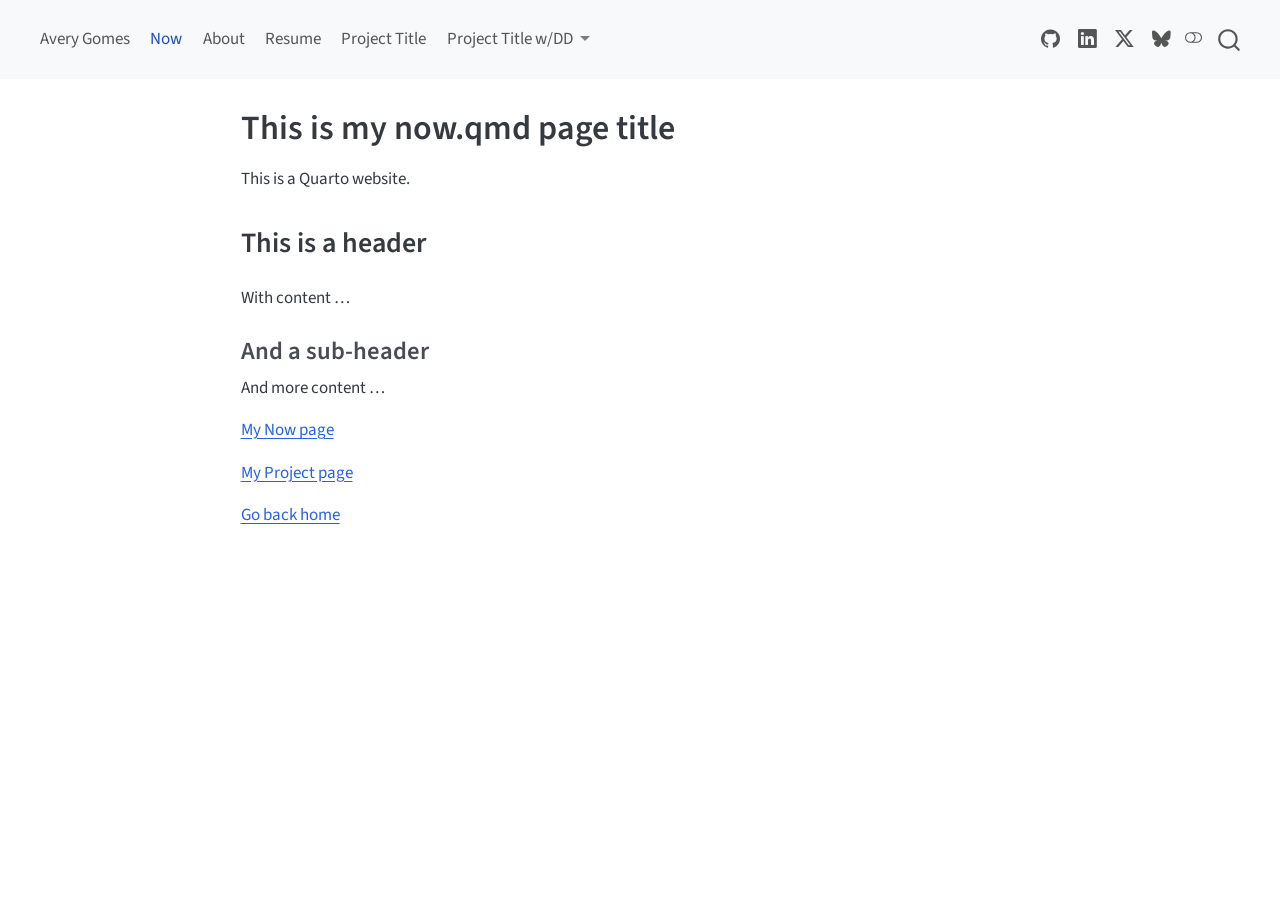
<file: docs/now.html>
<!DOCTYPE html>
<html xmlns="http://www.w3.org/1999/xhtml" lang="en" xml:lang="en"><head>

<meta charset="utf-8">
<meta name="generator" content="quarto-1.9.38">

<meta name="viewport" content="width=device-width, initial-scale=1.0, user-scalable=yes">


<title>This is my now.qmd page title</title>
<style>
/* Default styles provided by pandoc.
** See https://pandoc.org/MANUAL.html#variables-for-html for config info.
*/
code{white-space: pre-wrap;}
span.smallcaps{font-variant: small-caps;}
div.columns{display: flex; gap: min(4vw, 1.5em);}
div.column{flex: auto; overflow-x: auto;}
div.hanging-indent{margin-left: 1.5em; text-indent: -1.5em;}
ul.task-list{list-style: none;}
ul.task-list li input[type="checkbox"] {
  width: 0.8em;
  margin: 0 0.8em 0.2em -1em; /* quarto-specific, see https://github.com/quarto-dev/quarto-cli/issues/4556 */ 
  vertical-align: middle;
}
</style>


<script src="site_libs/quarto-nav/quarto-nav.js"></script>
<script src="site_libs/quarto-nav/headroom.min.js"></script>
<script src="site_libs/clipboard/clipboard.min.js"></script>
<script src="site_libs/quarto-search/autocomplete.umd.js"></script>
<script src="site_libs/quarto-search/fuse.min.js"></script>
<script src="site_libs/quarto-search/quarto-search.js"></script>
<meta name="quarto:offset" content="./">
<script src="site_libs/quarto-html/quarto.js" type="module"></script>
<script src="site_libs/quarto-html/tabsets/tabsets.js" type="module"></script>
<script src="site_libs/quarto-html/popper.min.js"></script>
<script src="site_libs/quarto-html/tippy.umd.min.js"></script>
<script src="site_libs/quarto-html/anchor.min.js"></script>
<link href="site_libs/quarto-html/tippy.css" rel="stylesheet">
<link href="site_libs/quarto-html/quarto-syntax-highlighting-15634bcf2e68342d4ad2dfa704d543f6.css" rel="stylesheet" class="quarto-color-scheme" id="quarto-text-highlighting-styles">
<link href="site_libs/quarto-html/quarto-syntax-highlighting-dark-0a6b7249c26820e032cb0bd839ff02b1.css" rel="stylesheet" class="quarto-color-scheme quarto-color-alternate" id="quarto-text-highlighting-styles">
<link href="site_libs/quarto-html/quarto-syntax-highlighting-15634bcf2e68342d4ad2dfa704d543f6.css" rel="stylesheet" class="quarto-color-scheme-extra" id="quarto-text-highlighting-styles">
<script src="site_libs/bootstrap/bootstrap.min.js"></script>
<link href="site_libs/bootstrap/bootstrap-icons.css" rel="stylesheet">
<link href="site_libs/bootstrap/bootstrap-c40d6e0ac341574fdab93072815cc0f0.min.css" rel="stylesheet" append-hash="true" class="quarto-color-scheme" id="quarto-bootstrap" data-mode="light">
<link href="site_libs/bootstrap/bootstrap-dark-e2e2b3093b45f1ab695a278db644a550.min.css" rel="stylesheet" append-hash="true" class="quarto-color-scheme quarto-color-alternate" id="quarto-bootstrap" data-mode="light">
<link href="site_libs/bootstrap/bootstrap-c40d6e0ac341574fdab93072815cc0f0.min.css" rel="stylesheet" append-hash="true" class="quarto-color-scheme-extra" id="quarto-bootstrap" data-mode="light">
<script id="quarto-search-options" type="application/json">{
  "location": "navbar",
  "copy-button": false,
  "collapse-after": 3,
  "panel-placement": "end",
  "type": "overlay",
  "limit": 50,
  "keyboard-shortcut": [
    "f",
    "/",
    "s"
  ],
  "show-item-context": false,
  "language": {
    "search-no-results-text": "No results",
    "search-matching-documents-text": "matching documents",
    "search-copy-link-title": "Copy link to search",
    "search-hide-matches-text": "Hide additional matches",
    "search-more-match-text": "more match in this document",
    "search-more-matches-text": "more matches in this document",
    "search-clear-button-title": "Clear",
    "search-text-placeholder": "",
    "search-detached-cancel-button-title": "Cancel",
    "search-submit-button-title": "Submit",
    "search-label": "Search"
  }
}</script>


</head>

<body class="nav-fixed fullcontent quarto-light"><script id="quarto-html-before-body" type="application/javascript">
    const toggleBodyColorMode = (bsSheetEl) => {
      const mode = bsSheetEl.getAttribute("data-mode");
      const bodyEl = window.document.querySelector("body");
      if (mode === "dark") {
        bodyEl.classList.add("quarto-dark");
        bodyEl.classList.remove("quarto-light");
      } else {
        bodyEl.classList.add("quarto-light");
        bodyEl.classList.remove("quarto-dark");
      }
    }
    const toggleBodyColorPrimary = () => {
      const bsSheetEl = window.document.querySelector("link#quarto-bootstrap:not([rel=disabled-stylesheet])");
      if (bsSheetEl) {
        toggleBodyColorMode(bsSheetEl);
      }
    }
    const setColorSchemeToggle = (alternate) => {
      const toggles = window.document.querySelectorAll('.quarto-color-scheme-toggle');
      for (let i=0; i < toggles.length; i++) {
        const toggle = toggles[i];
        if (toggle) {
          if (alternate) {
            toggle.classList.add("alternate");
          } else {
            toggle.classList.remove("alternate");
          }
        }
      }
    };
    const toggleColorMode = (alternate) => {
      // Switch the stylesheets
      const primaryStylesheets = window.document.querySelectorAll('link.quarto-color-scheme:not(.quarto-color-alternate)');
      const alternateStylesheets = window.document.querySelectorAll('link.quarto-color-scheme.quarto-color-alternate');
      manageTransitions('#quarto-margin-sidebar .nav-link', false);
      if (alternate) {
        // note: dark is layered on light, we don't disable primary!
        enableStylesheet(alternateStylesheets);
        for (const sheetNode of alternateStylesheets) {
          if (sheetNode.id === "quarto-bootstrap") {
            toggleBodyColorMode(sheetNode);
          }
        }
      } else {
        disableStylesheet(alternateStylesheets);
        enableStylesheet(primaryStylesheets)
        toggleBodyColorPrimary();
      }
      manageTransitions('#quarto-margin-sidebar .nav-link', true);
      // Switch the toggles
      setColorSchemeToggle(alternate)
      // Hack to workaround the fact that safari doesn't
      // properly recolor the scrollbar when toggling (#1455)
      if (navigator.userAgent.indexOf('Safari') > 0 && navigator.userAgent.indexOf('Chrome') == -1) {
        manageTransitions("body", false);
        window.scrollTo(0, 1);
        setTimeout(() => {
          window.scrollTo(0, 0);
          manageTransitions("body", true);
        }, 40);
      }
    }
    const disableStylesheet = (stylesheets) => {
      for (let i=0; i < stylesheets.length; i++) {
        const stylesheet = stylesheets[i];
        stylesheet.rel = 'disabled-stylesheet';
      }
    }
    const enableStylesheet = (stylesheets) => {
      for (let i=0; i < stylesheets.length; i++) {
        const stylesheet = stylesheets[i];
        if(stylesheet.rel !== 'stylesheet') { // for Chrome, which will still FOUC without this check
          stylesheet.rel = 'stylesheet';
        }
      }
    }
    const manageTransitions = (selector, allowTransitions) => {
      const els = window.document.querySelectorAll(selector);
      for (let i=0; i < els.length; i++) {
        const el = els[i];
        if (allowTransitions) {
          el.classList.remove('notransition');
        } else {
          el.classList.add('notransition');
        }
      }
    }
    const isFileUrl = () => {
      return window.location.protocol === 'file:';
    }
    const hasAlternateSentinel = () => {
      let styleSentinel = getColorSchemeSentinel();
      if (styleSentinel !== null) {
        return styleSentinel === "alternate";
      } else {
        return false;
      }
    }
    const setStyleSentinel = (alternate) => {
      const value = alternate ? "alternate" : "default";
      if (!isFileUrl()) {
        window.localStorage.setItem("quarto-color-scheme", value);
      } else {
        localAlternateSentinel = value;
      }
    }
    const getColorSchemeSentinel = () => {
      if (!isFileUrl()) {
        const storageValue = window.localStorage.getItem("quarto-color-scheme");
        return storageValue != null ? storageValue : localAlternateSentinel;
      } else {
        return localAlternateSentinel;
      }
    }
    const toggleGiscusIfUsed = (isAlternate, darkModeDefault) => {
      const baseTheme = document.querySelector('#giscus-base-theme')?.value ?? 'light';
      const alternateTheme = document.querySelector('#giscus-alt-theme')?.value ?? 'dark';
      let newTheme = '';
      if(authorPrefersDark) {
        newTheme = isAlternate ? baseTheme : alternateTheme;
      } else {
        newTheme = isAlternate ? alternateTheme : baseTheme;
      }
      const changeGiscusTheme = () => {
        // From: https://github.com/giscus/giscus/issues/336
        const sendMessage = (message) => {
          const iframe = document.querySelector('iframe.giscus-frame');
          if (!iframe) return;
          iframe.contentWindow.postMessage({ giscus: message }, 'https://giscus.app');
        }
        sendMessage({
          setConfig: {
            theme: newTheme
          }
        });
      }
      const isGiscussLoaded = window.document.querySelector('iframe.giscus-frame') !== null;
      if (isGiscussLoaded) {
        changeGiscusTheme();
      }
    };
    const authorPrefersDark = false;
    const darkModeDefault = authorPrefersDark;
      document.querySelector('link#quarto-text-highlighting-styles.quarto-color-scheme-extra').rel = 'disabled-stylesheet';
      document.querySelector('link#quarto-bootstrap.quarto-color-scheme-extra').rel = 'disabled-stylesheet';
    let localAlternateSentinel = darkModeDefault ? 'alternate' : 'default';
    // Dark / light mode switch
    window.quartoToggleColorScheme = () => {
      // Read the current dark / light value
      let toAlternate = !hasAlternateSentinel();
      toggleColorMode(toAlternate);
      setStyleSentinel(toAlternate);
      toggleGiscusIfUsed(toAlternate, darkModeDefault);
      window.dispatchEvent(new Event('resize'));
    };
    // Switch to dark mode if need be
    if (hasAlternateSentinel()) {
      toggleColorMode(true);
    } else {
      toggleColorMode(false);
    }
  </script>

<div id="quarto-search-results"></div>
  <header id="quarto-header" class="headroom fixed-top">
    <nav class="navbar navbar-expand-lg " data-bs-theme="dark">
      <div class="navbar-container container-fluid">
            <div id="quarto-search" class="" title="Search"></div>
          <button class="navbar-toggler" type="button" data-bs-toggle="collapse" data-bs-target="#navbarCollapse" aria-controls="navbarCollapse" role="menu" aria-expanded="false" aria-label="Toggle navigation" onclick="if (window.quartoToggleHeadroom) { window.quartoToggleHeadroom(); }">
  <span class="navbar-toggler-icon"></span>
</button>
          <div class="collapse navbar-collapse" id="navbarCollapse">
            <ul class="navbar-nav navbar-nav-scroll me-auto">
  <li class="nav-item">
    <a class="nav-link" href="./index.html"> 
<span class="menu-text">Avery Gomes</span></a>
  </li>  
  <li class="nav-item">
    <a class="nav-link active" href="./now.html" aria-current="page"> 
<span class="menu-text">Now</span></a>
  </li>  
  <li class="nav-item">
    <a class="nav-link" href="./about.html"> 
<span class="menu-text">About</span></a>
  </li>  
  <li class="nav-item">
    <a class="nav-link" href="./resume/resume.pdf"> 
<span class="menu-text">Resume</span></a>
  </li>  
  <li class="nav-item">
    <a class="nav-link" href="./pages/project/index.html"> 
<span class="menu-text">Project Title</span></a>
  </li>  
  <li class="nav-item dropdown ">
    <a class="nav-link dropdown-toggle" href="#" id="nav-menu-project-title-wdd" role="link" data-bs-toggle="dropdown" aria-expanded="false">
 <span class="menu-text">Project Title w/DD</span>
    </a>
    <ul class="dropdown-menu" aria-labelledby="nav-menu-project-title-wdd">    
        <li>
    <a class="dropdown-item" href="./pages/project/page01.html">
 <span class="dropdown-text">This is the pages/project/page01.qmd title</span></a>
  </li>  
    </ul>
  </li>
</ul>
            <ul class="navbar-nav navbar-nav-scroll ms-auto">
  <li class="nav-item compact">
    <a class="nav-link" href="https://github.com/Avery1kG"> <i class="bi bi-github" role="img">
</i> 
<span class="menu-text"></span></a>
  </li>  
  <li class="nav-item compact">
    <a class="nav-link" href="https://www.linkedin.com/in/avery-gomes-15340631b/"> <i class="bi bi-linkedin" role="img">
</i> 
<span class="menu-text"></span></a>
  </li>  
  <li class="nav-item compact">
    <a class="nav-link" href="https://x.com/CMCnews"> <i class="bi bi-twitter-x" role="img">
</i> 
<span class="menu-text"></span></a>
  </li>  
  <li class="nav-item compact">
    <a class="nav-link" href="https://bsky.app/profile/cmc.edu"> <i class="bi bi-bluesky" role="img">
</i> 
<span class="menu-text"></span></a>
  </li>  
</ul>
          </div> <!-- /navcollapse -->
            <div class="quarto-navbar-tools">
  <a href="" class="quarto-color-scheme-toggle quarto-navigation-tool  px-1" onclick="window.quartoToggleColorScheme(); return false;" title="Toggle dark mode"><i class="bi"></i></a>
</div>
      </div> <!-- /container-fluid -->
    </nav>
</header>
<!-- content -->
<div id="quarto-content" class="quarto-container page-columns page-rows-contents page-layout-article page-navbar">
<!-- sidebar -->
<!-- margin-sidebar -->
    
<!-- main -->
<main class="content" id="quarto-document-content">


<header id="title-block-header" class="quarto-title-block default">
<div class="quarto-title">
<h1 class="title">This is my now.qmd page title</h1>
</div>



<div class="quarto-title-meta">

    
  
    
  </div>
  


</header>


<p>This is a Quarto website.</p>
<section id="this-is-a-header" class="level2">
<h2 class="anchored" data-anchor-id="this-is-a-header">This is a header</h2>
<p>With content …</p>
<section id="and-a-sub-header" class="level3">
<h3 class="anchored" data-anchor-id="and-a-sub-header">And a sub-header</h3>
<p>And more content …</p>
<p><a href="./now.html">My Now page</a></p>
<p><a href="./pages/project/index.html">My Project page</a></p>
<p><a href="./index.html">Go back home</a></p>


</section>
</section>

</main> <!-- /main -->
<script id="quarto-html-after-body" type="application/javascript">
  window.document.addEventListener("DOMContentLoaded", function (event) {
    // Ensure there is a toggle, if there isn't float one in the top right
    if (window.document.querySelector('.quarto-color-scheme-toggle') === null) {
      const a = window.document.createElement('a');
      a.classList.add('top-right');
      a.classList.add('quarto-color-scheme-toggle');
      a.href = "";
      a.onclick = function() { try { window.quartoToggleColorScheme(); } catch {} return false; };
      const i = window.document.createElement("i");
      i.classList.add('bi');
      a.appendChild(i);
      window.document.body.appendChild(a);
    }
    setColorSchemeToggle(hasAlternateSentinel())
    const icon = "";
    const anchorJS = new window.AnchorJS();
    anchorJS.options = {
      placement: 'right',
      icon: icon
    };
    anchorJS.add('.anchored');
    const isCodeAnnotation = (el) => {
      for (const clz of el.classList) {
        if (clz.startsWith('code-annotation-')) {                     
          return true;
        }
      }
      return false;
    }
    const onCopySuccess = function(e) {
      // button target
      const button = e.trigger;
      // don't keep focus
      button.blur();
      // flash "checked"
      button.classList.add('code-copy-button-checked');
      var currentTitle = button.getAttribute("title");
      button.setAttribute("title", "Copied!");
      let tooltip;
      if (window.bootstrap) {
        button.setAttribute("data-bs-toggle", "tooltip");
        button.setAttribute("data-bs-placement", "left");
        button.setAttribute("data-bs-title", "Copied!");
        tooltip = new bootstrap.Tooltip(button, 
          { trigger: "manual", 
            customClass: "code-copy-button-tooltip",
            offset: [0, -8]});
        tooltip.show();    
      }
      setTimeout(function() {
        if (tooltip) {
          tooltip.hide();
          button.removeAttribute("data-bs-title");
          button.removeAttribute("data-bs-toggle");
          button.removeAttribute("data-bs-placement");
        }
        button.setAttribute("title", currentTitle);
        button.classList.remove('code-copy-button-checked');
      }, 1000);
      // clear code selection
      e.clearSelection();
    }
    const getTextToCopy = function(trigger) {
      const outerScaffold = trigger.parentElement.cloneNode(true);
      const codeEl = outerScaffold.querySelector('code');
      for (const childEl of codeEl.children) {
        if (isCodeAnnotation(childEl)) {
          childEl.remove();
        }
      }
      return codeEl.innerText;
    }
    const clipboard = new window.ClipboardJS('.code-copy-button:not([data-in-quarto-modal])', {
      text: getTextToCopy
    });
    clipboard.on('success', onCopySuccess);
    if (window.document.getElementById('quarto-embedded-source-code-modal')) {
      const clipboardModal = new window.ClipboardJS('.code-copy-button[data-in-quarto-modal]', {
        text: getTextToCopy,
        container: window.document.getElementById('quarto-embedded-source-code-modal')
      });
      clipboardModal.on('success', onCopySuccess);
    }
      var localhostRegex = new RegExp(/^(?:http|https):\/\/localhost\:?[0-9]*\//);
      var mailtoRegex = new RegExp(/^mailto:/);
        var filterRegex = new RegExp('/' + window.location.host + '/');
      var isInternal = (href) => {
          return filterRegex.test(href) || localhostRegex.test(href) || mailtoRegex.test(href);
      }
      // Inspect non-navigation links and adorn them if external
     var links = window.document.querySelectorAll('a[href]:not(.nav-link):not(.navbar-brand):not(.toc-action):not(.sidebar-link):not(.sidebar-item-toggle):not(.pagination-link):not(.no-external):not([aria-hidden]):not(.dropdown-item):not(.quarto-navigation-tool):not(.about-link)');
      for (var i=0; i<links.length; i++) {
        const link = links[i];
        if (!isInternal(link.href)) {
          // undo the damage that might have been done by quarto-nav.js in the case of
          // links that we want to consider external
          if (link.dataset.originalHref !== undefined) {
            link.href = link.dataset.originalHref;
          }
        }
      }
    function tippyHover(el, contentFn, onTriggerFn, onUntriggerFn) {
      const config = {
        allowHTML: true,
        maxWidth: 500,
        delay: 100,
        arrow: false,
        appendTo: function(el) {
            return el.parentElement;
        },
        interactive: true,
        interactiveBorder: 10,
        theme: 'quarto',
        placement: 'bottom-start',
      };
      if (contentFn) {
        config.content = contentFn;
      }
      if (onTriggerFn) {
        config.onTrigger = onTriggerFn;
      }
      if (onUntriggerFn) {
        config.onUntrigger = onUntriggerFn;
      }
      window.tippy(el, config); 
    }
    const noterefs = window.document.querySelectorAll('a[role="doc-noteref"]');
    for (var i=0; i<noterefs.length; i++) {
      const ref = noterefs[i];
      tippyHover(ref, function() {
        // use id or data attribute instead here
        let href = ref.getAttribute('data-footnote-href') || ref.getAttribute('href');
        try { href = new URL(href).hash; } catch {}
        const id = href.replace(/^#\/?/, "");
        const note = window.document.getElementById(id);
        if (note) {
          return note.innerHTML;
        } else {
          return "";
        }
      });
    }
    const xrefs = window.document.querySelectorAll('a.quarto-xref');
    const processXRef = (id, note) => {
      // Strip column container classes
      const stripColumnClz = (el) => {
        el.classList.remove("page-full", "page-columns");
        if (el.children) {
          for (const child of el.children) {
            stripColumnClz(child);
          }
        }
      }
      stripColumnClz(note)
      if (id === null || id.startsWith('sec-')) {
        // Special case sections, only their first couple elements
        const container = document.createElement("div");
        if (note.children && note.children.length > 2) {
          container.appendChild(note.children[0].cloneNode(true));
          for (let i = 1; i < note.children.length; i++) {
            const child = note.children[i];
            if (child.tagName === "P" && child.innerText === "") {
              continue;
            } else {
              container.appendChild(child.cloneNode(true));
              break;
            }
          }
          if (window.Quarto?.typesetMath) {
            window.Quarto.typesetMath(container);
          }
          return container.innerHTML
        } else {
          if (window.Quarto?.typesetMath) {
            window.Quarto.typesetMath(note);
          }
          return note.innerHTML;
        }
      } else {
        // Remove any anchor links if they are present
        const anchorLink = note.querySelector('a.anchorjs-link');
        if (anchorLink) {
          anchorLink.remove();
        }
        if (window.Quarto?.typesetMath) {
          window.Quarto.typesetMath(note);
        }
        if (note.classList.contains("callout")) {
          return note.outerHTML;
        } else {
          return note.innerHTML;
        }
      }
    }
    for (var i=0; i<xrefs.length; i++) {
      const xref = xrefs[i];
      tippyHover(xref, undefined, function(instance) {
        instance.disable();
        let url = xref.getAttribute('href');
        let hash = undefined; 
        if (url.startsWith('#')) {
          hash = url;
        } else {
          try { hash = new URL(url).hash; } catch {}
        }
        if (hash) {
          const id = hash.replace(/^#\/?/, "");
          const note = window.document.getElementById(id);
          if (note !== null) {
            try {
              const html = processXRef(id, note.cloneNode(true));
              instance.setContent(html);
            } finally {
              instance.enable();
              instance.show();
            }
          } else {
            // See if we can fetch this
            fetch(url.split('#')[0])
            .then(res => res.text())
            .then(html => {
              const parser = new DOMParser();
              const htmlDoc = parser.parseFromString(html, "text/html");
              const note = htmlDoc.getElementById(id);
              if (note !== null) {
                const html = processXRef(id, note);
                instance.setContent(html);
              } 
            }).finally(() => {
              instance.enable();
              instance.show();
            });
          }
        } else {
          // See if we can fetch a full url (with no hash to target)
          // This is a special case and we should probably do some content thinning / targeting
          fetch(url)
          .then(res => res.text())
          .then(html => {
            const parser = new DOMParser();
            const htmlDoc = parser.parseFromString(html, "text/html");
            const note = htmlDoc.querySelector('main.content');
            if (note !== null) {
              // This should only happen for chapter cross references
              // (since there is no id in the URL)
              // remove the first header
              if (note.children.length > 0 && note.children[0].tagName === "HEADER") {
                note.children[0].remove();
              }
              const html = processXRef(null, note);
              instance.setContent(html);
            } 
          }).finally(() => {
            instance.enable();
            instance.show();
          });
        }
      }, function(instance) {
      });
    }
        let selectedAnnoteEl;
        const selectorForAnnotation = ( cell, annotation) => {
          let cellAttr = 'data-code-cell="' + cell + '"';
          let lineAttr = 'data-code-annotation="' +  annotation + '"';
          const selector = 'span[' + cellAttr + '][' + lineAttr + ']';
          return selector;
        }
        const selectCodeLines = (annoteEl) => {
          const doc = window.document;
          const targetCell = annoteEl.getAttribute("data-target-cell");
          const targetAnnotation = annoteEl.getAttribute("data-target-annotation");
          const annoteSpan = window.document.querySelector(selectorForAnnotation(targetCell, targetAnnotation));
          const lines = annoteSpan.getAttribute("data-code-lines").split(",");
          const lineIds = lines.map((line) => {
            return targetCell + "-" + line;
          })
          let top = null;
          let height = null;
          let parent = null;
          if (lineIds.length > 0) {
              //compute the position of the single el (top and bottom and make a div)
              const el = window.document.getElementById(lineIds[0]);
              top = el.offsetTop;
              height = el.offsetHeight;
              parent = el.parentElement.parentElement;
            if (lineIds.length > 1) {
              const lastEl = window.document.getElementById(lineIds[lineIds.length - 1]);
              const bottom = lastEl.offsetTop + lastEl.offsetHeight;
              height = bottom - top;
            }
            if (top !== null && height !== null && parent !== null) {
              // cook up a div (if necessary) and position it 
              let div = window.document.getElementById("code-annotation-line-highlight");
              if (div === null) {
                div = window.document.createElement("div");
                div.setAttribute("id", "code-annotation-line-highlight");
                div.style.position = 'absolute';
                parent.appendChild(div);
              }
              div.style.top = top - 2 + "px";
              div.style.height = height + 4 + "px";
              div.style.left = 0;
              let gutterDiv = window.document.getElementById("code-annotation-line-highlight-gutter");
              if (gutterDiv === null) {
                gutterDiv = window.document.createElement("div");
                gutterDiv.setAttribute("id", "code-annotation-line-highlight-gutter");
                gutterDiv.style.position = 'absolute';
                const codeCell = window.document.getElementById(targetCell);
                const gutter = codeCell.querySelector('.code-annotation-gutter');
                gutter.appendChild(gutterDiv);
              }
              gutterDiv.style.top = top - 2 + "px";
              gutterDiv.style.height = height + 4 + "px";
            }
            selectedAnnoteEl = annoteEl;
          }
        };
        const unselectCodeLines = () => {
          const elementsIds = ["code-annotation-line-highlight", "code-annotation-line-highlight-gutter"];
          elementsIds.forEach((elId) => {
            const div = window.document.getElementById(elId);
            if (div) {
              div.remove();
            }
          });
          selectedAnnoteEl = undefined;
        };
          // Handle positioning of the toggle
      window.addEventListener(
        "resize",
        throttle(() => {
          elRect = undefined;
          if (selectedAnnoteEl) {
            selectCodeLines(selectedAnnoteEl);
          }
        }, 10)
      );
      function throttle(fn, ms) {
      let throttle = false;
      let timer;
        return (...args) => {
          if(!throttle) { // first call gets through
              fn.apply(this, args);
              throttle = true;
          } else { // all the others get throttled
              if(timer) clearTimeout(timer); // cancel #2
              timer = setTimeout(() => {
                fn.apply(this, args);
                timer = throttle = false;
              }, ms);
          }
        };
      }
        // Attach click handler to the DT
        const annoteDls = window.document.querySelectorAll('dt[data-target-cell]');
        for (const annoteDlNode of annoteDls) {
          annoteDlNode.addEventListener('click', (event) => {
            const clickedEl = event.target;
            if (clickedEl !== selectedAnnoteEl) {
              unselectCodeLines();
              const activeEl = window.document.querySelector('dt[data-target-cell].code-annotation-active');
              if (activeEl) {
                activeEl.classList.remove('code-annotation-active');
              }
              selectCodeLines(clickedEl);
              clickedEl.classList.add('code-annotation-active');
            } else {
              // Unselect the line
              unselectCodeLines();
              clickedEl.classList.remove('code-annotation-active');
            }
          });
        }
    const findCites = (el) => {
      const parentEl = el.parentElement;
      if (parentEl) {
        const cites = parentEl.dataset.cites;
        if (cites) {
          return {
            el,
            cites: cites.split(' ')
          };
        } else {
          return findCites(el.parentElement)
        }
      } else {
        return undefined;
      }
    };
    var bibliorefs = window.document.querySelectorAll('a[role="doc-biblioref"]');
    for (var i=0; i<bibliorefs.length; i++) {
      const ref = bibliorefs[i];
      const citeInfo = findCites(ref);
      if (citeInfo) {
        tippyHover(citeInfo.el, function() {
          var popup = window.document.createElement('div');
          citeInfo.cites.forEach(function(cite) {
            var citeDiv = window.document.createElement('div');
            citeDiv.classList.add('hanging-indent');
            citeDiv.classList.add('csl-entry');
            var biblioDiv = window.document.getElementById('ref-' + cite);
            if (biblioDiv) {
              citeDiv.innerHTML = biblioDiv.innerHTML;
            }
            popup.appendChild(citeDiv);
          });
          return popup.innerHTML;
        });
      }
    }
  });
  </script>
</div> <!-- /content -->




</body></html>
</file>
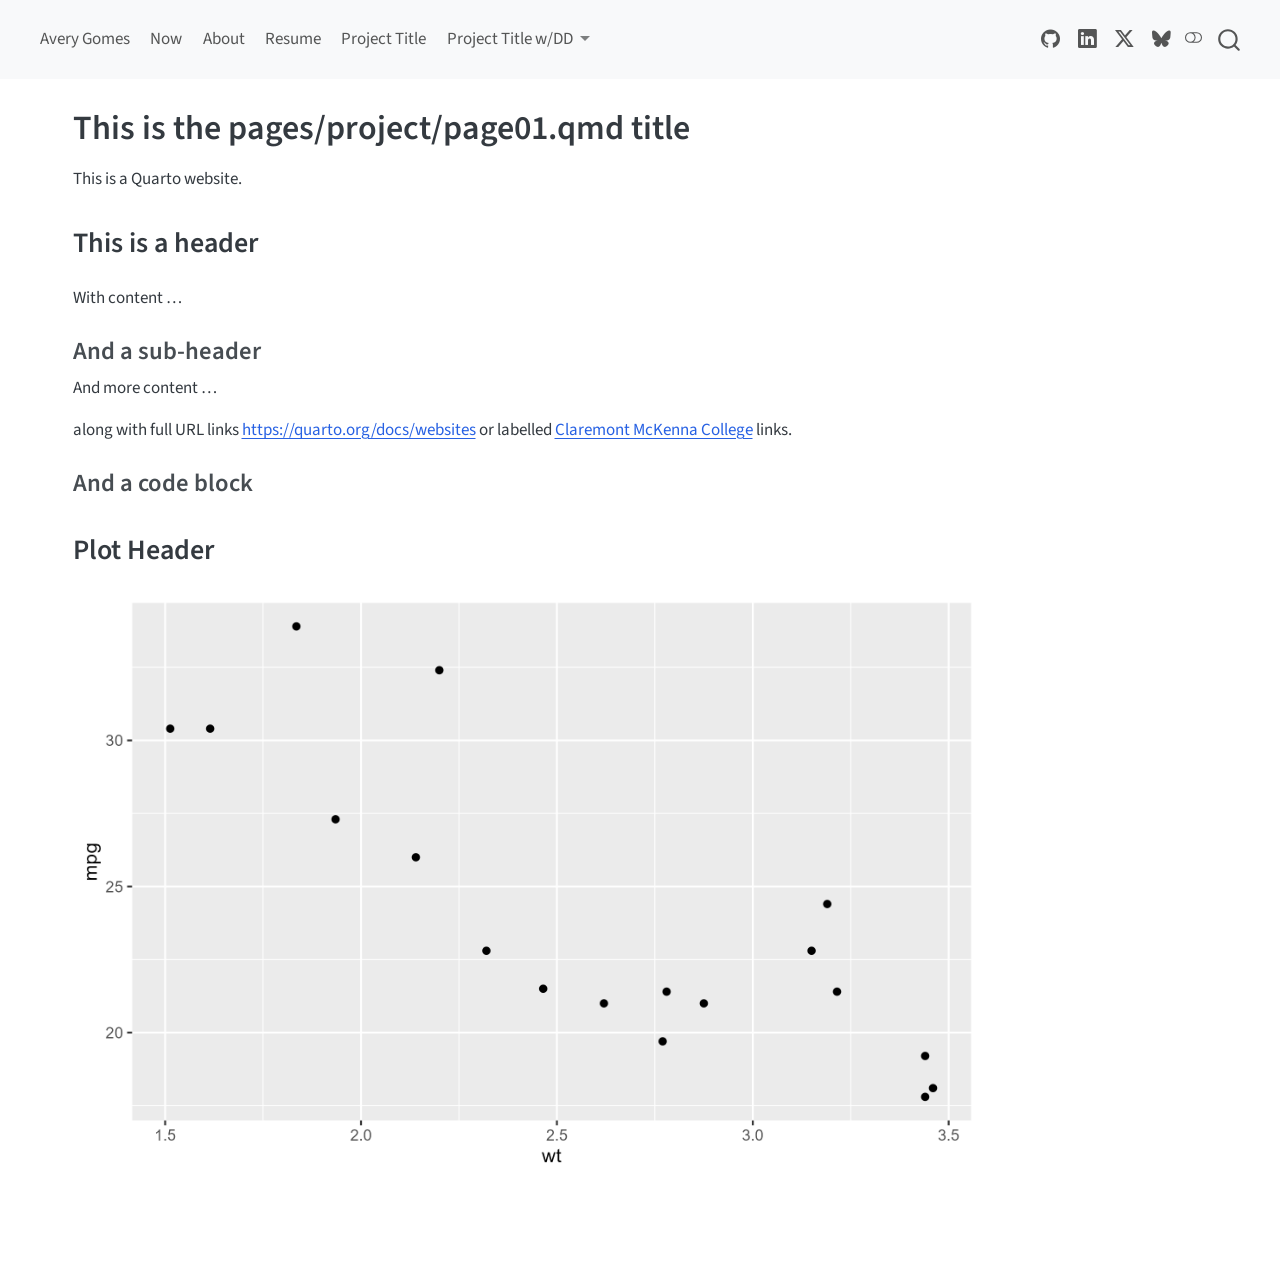
<file: docs/pages/project/page01.html>
<!DOCTYPE html>
<html xmlns="http://www.w3.org/1999/xhtml" lang="en" xml:lang="en"><head>

<meta charset="utf-8">
<meta name="generator" content="quarto-1.9.38">

<meta name="viewport" content="width=device-width, initial-scale=1.0, user-scalable=yes">


<title>This is the pages/project/page01.qmd title</title>
<style>
/* Default styles provided by pandoc.
** See https://pandoc.org/MANUAL.html#variables-for-html for config info.
*/
code{white-space: pre-wrap;}
span.smallcaps{font-variant: small-caps;}
div.columns{display: flex; gap: min(4vw, 1.5em);}
div.column{flex: auto; overflow-x: auto;}
div.hanging-indent{margin-left: 1.5em; text-indent: -1.5em;}
ul.task-list{list-style: none;}
ul.task-list li input[type="checkbox"] {
  width: 0.8em;
  margin: 0 0.8em 0.2em -1em; /* quarto-specific, see https://github.com/quarto-dev/quarto-cli/issues/4556 */ 
  vertical-align: middle;
}
</style>


<script src="../../site_libs/quarto-nav/quarto-nav.js"></script>
<script src="../../site_libs/quarto-nav/headroom.min.js"></script>
<script src="../../site_libs/clipboard/clipboard.min.js"></script>
<script src="../../site_libs/quarto-search/autocomplete.umd.js"></script>
<script src="../../site_libs/quarto-search/fuse.min.js"></script>
<script src="../../site_libs/quarto-search/quarto-search.js"></script>
<meta name="quarto:offset" content="../../">
<script src="../../site_libs/quarto-html/quarto.js" type="module"></script>
<script src="../../site_libs/quarto-html/tabsets/tabsets.js" type="module"></script>
<script src="../../site_libs/quarto-html/popper.min.js"></script>
<script src="../../site_libs/quarto-html/tippy.umd.min.js"></script>
<script src="../../site_libs/quarto-html/anchor.min.js"></script>
<link href="../../site_libs/quarto-html/tippy.css" rel="stylesheet">
<link href="../../site_libs/quarto-html/quarto-syntax-highlighting-15634bcf2e68342d4ad2dfa704d543f6.css" rel="stylesheet" class="quarto-color-scheme" id="quarto-text-highlighting-styles">
<link href="../../site_libs/quarto-html/quarto-syntax-highlighting-dark-0a6b7249c26820e032cb0bd839ff02b1.css" rel="stylesheet" class="quarto-color-scheme quarto-color-alternate" id="quarto-text-highlighting-styles">
<link href="../../site_libs/quarto-html/quarto-syntax-highlighting-15634bcf2e68342d4ad2dfa704d543f6.css" rel="stylesheet" class="quarto-color-scheme-extra" id="quarto-text-highlighting-styles">
<script src="../../site_libs/bootstrap/bootstrap.min.js"></script>
<link href="../../site_libs/bootstrap/bootstrap-icons.css" rel="stylesheet">
<link href="../../site_libs/bootstrap/bootstrap-c40d6e0ac341574fdab93072815cc0f0.min.css" rel="stylesheet" append-hash="true" class="quarto-color-scheme" id="quarto-bootstrap" data-mode="light">
<link href="../../site_libs/bootstrap/bootstrap-dark-e2e2b3093b45f1ab695a278db644a550.min.css" rel="stylesheet" append-hash="true" class="quarto-color-scheme quarto-color-alternate" id="quarto-bootstrap" data-mode="light">
<link href="../../site_libs/bootstrap/bootstrap-c40d6e0ac341574fdab93072815cc0f0.min.css" rel="stylesheet" append-hash="true" class="quarto-color-scheme-extra" id="quarto-bootstrap" data-mode="light">
<script id="quarto-search-options" type="application/json">{
  "location": "navbar",
  "copy-button": false,
  "collapse-after": 3,
  "panel-placement": "end",
  "type": "overlay",
  "limit": 50,
  "keyboard-shortcut": [
    "f",
    "/",
    "s"
  ],
  "show-item-context": false,
  "language": {
    "search-no-results-text": "No results",
    "search-matching-documents-text": "matching documents",
    "search-copy-link-title": "Copy link to search",
    "search-hide-matches-text": "Hide additional matches",
    "search-more-match-text": "more match in this document",
    "search-more-matches-text": "more matches in this document",
    "search-clear-button-title": "Clear",
    "search-text-placeholder": "",
    "search-detached-cancel-button-title": "Cancel",
    "search-submit-button-title": "Submit",
    "search-label": "Search"
  }
}</script>


</head>

<body class="nav-fixed quarto-light"><script id="quarto-html-before-body" type="application/javascript">
    const toggleBodyColorMode = (bsSheetEl) => {
      const mode = bsSheetEl.getAttribute("data-mode");
      const bodyEl = window.document.querySelector("body");
      if (mode === "dark") {
        bodyEl.classList.add("quarto-dark");
        bodyEl.classList.remove("quarto-light");
      } else {
        bodyEl.classList.add("quarto-light");
        bodyEl.classList.remove("quarto-dark");
      }
    }
    const toggleBodyColorPrimary = () => {
      const bsSheetEl = window.document.querySelector("link#quarto-bootstrap:not([rel=disabled-stylesheet])");
      if (bsSheetEl) {
        toggleBodyColorMode(bsSheetEl);
      }
    }
    const setColorSchemeToggle = (alternate) => {
      const toggles = window.document.querySelectorAll('.quarto-color-scheme-toggle');
      for (let i=0; i < toggles.length; i++) {
        const toggle = toggles[i];
        if (toggle) {
          if (alternate) {
            toggle.classList.add("alternate");
          } else {
            toggle.classList.remove("alternate");
          }
        }
      }
    };
    const toggleColorMode = (alternate) => {
      // Switch the stylesheets
      const primaryStylesheets = window.document.querySelectorAll('link.quarto-color-scheme:not(.quarto-color-alternate)');
      const alternateStylesheets = window.document.querySelectorAll('link.quarto-color-scheme.quarto-color-alternate');
      manageTransitions('#quarto-margin-sidebar .nav-link', false);
      if (alternate) {
        // note: dark is layered on light, we don't disable primary!
        enableStylesheet(alternateStylesheets);
        for (const sheetNode of alternateStylesheets) {
          if (sheetNode.id === "quarto-bootstrap") {
            toggleBodyColorMode(sheetNode);
          }
        }
      } else {
        disableStylesheet(alternateStylesheets);
        enableStylesheet(primaryStylesheets)
        toggleBodyColorPrimary();
      }
      manageTransitions('#quarto-margin-sidebar .nav-link', true);
      // Switch the toggles
      setColorSchemeToggle(alternate)
      // Hack to workaround the fact that safari doesn't
      // properly recolor the scrollbar when toggling (#1455)
      if (navigator.userAgent.indexOf('Safari') > 0 && navigator.userAgent.indexOf('Chrome') == -1) {
        manageTransitions("body", false);
        window.scrollTo(0, 1);
        setTimeout(() => {
          window.scrollTo(0, 0);
          manageTransitions("body", true);
        }, 40);
      }
    }
    const disableStylesheet = (stylesheets) => {
      for (let i=0; i < stylesheets.length; i++) {
        const stylesheet = stylesheets[i];
        stylesheet.rel = 'disabled-stylesheet';
      }
    }
    const enableStylesheet = (stylesheets) => {
      for (let i=0; i < stylesheets.length; i++) {
        const stylesheet = stylesheets[i];
        if(stylesheet.rel !== 'stylesheet') { // for Chrome, which will still FOUC without this check
          stylesheet.rel = 'stylesheet';
        }
      }
    }
    const manageTransitions = (selector, allowTransitions) => {
      const els = window.document.querySelectorAll(selector);
      for (let i=0; i < els.length; i++) {
        const el = els[i];
        if (allowTransitions) {
          el.classList.remove('notransition');
        } else {
          el.classList.add('notransition');
        }
      }
    }
    const isFileUrl = () => {
      return window.location.protocol === 'file:';
    }
    const hasAlternateSentinel = () => {
      let styleSentinel = getColorSchemeSentinel();
      if (styleSentinel !== null) {
        return styleSentinel === "alternate";
      } else {
        return false;
      }
    }
    const setStyleSentinel = (alternate) => {
      const value = alternate ? "alternate" : "default";
      if (!isFileUrl()) {
        window.localStorage.setItem("quarto-color-scheme", value);
      } else {
        localAlternateSentinel = value;
      }
    }
    const getColorSchemeSentinel = () => {
      if (!isFileUrl()) {
        const storageValue = window.localStorage.getItem("quarto-color-scheme");
        return storageValue != null ? storageValue : localAlternateSentinel;
      } else {
        return localAlternateSentinel;
      }
    }
    const toggleGiscusIfUsed = (isAlternate, darkModeDefault) => {
      const baseTheme = document.querySelector('#giscus-base-theme')?.value ?? 'light';
      const alternateTheme = document.querySelector('#giscus-alt-theme')?.value ?? 'dark';
      let newTheme = '';
      if(authorPrefersDark) {
        newTheme = isAlternate ? baseTheme : alternateTheme;
      } else {
        newTheme = isAlternate ? alternateTheme : baseTheme;
      }
      const changeGiscusTheme = () => {
        // From: https://github.com/giscus/giscus/issues/336
        const sendMessage = (message) => {
          const iframe = document.querySelector('iframe.giscus-frame');
          if (!iframe) return;
          iframe.contentWindow.postMessage({ giscus: message }, 'https://giscus.app');
        }
        sendMessage({
          setConfig: {
            theme: newTheme
          }
        });
      }
      const isGiscussLoaded = window.document.querySelector('iframe.giscus-frame') !== null;
      if (isGiscussLoaded) {
        changeGiscusTheme();
      }
    };
    const authorPrefersDark = false;
    const darkModeDefault = authorPrefersDark;
      document.querySelector('link#quarto-text-highlighting-styles.quarto-color-scheme-extra').rel = 'disabled-stylesheet';
      document.querySelector('link#quarto-bootstrap.quarto-color-scheme-extra').rel = 'disabled-stylesheet';
    let localAlternateSentinel = darkModeDefault ? 'alternate' : 'default';
    // Dark / light mode switch
    window.quartoToggleColorScheme = () => {
      // Read the current dark / light value
      let toAlternate = !hasAlternateSentinel();
      toggleColorMode(toAlternate);
      setStyleSentinel(toAlternate);
      toggleGiscusIfUsed(toAlternate, darkModeDefault);
      window.dispatchEvent(new Event('resize'));
    };
    // Switch to dark mode if need be
    if (hasAlternateSentinel()) {
      toggleColorMode(true);
    } else {
      toggleColorMode(false);
    }
  </script>

<div id="quarto-search-results"></div>
  <header id="quarto-header" class="headroom fixed-top">
    <nav class="navbar navbar-expand-lg " data-bs-theme="dark">
      <div class="navbar-container container-fluid">
            <div id="quarto-search" class="" title="Search"></div>
          <button class="navbar-toggler" type="button" data-bs-toggle="collapse" data-bs-target="#navbarCollapse" aria-controls="navbarCollapse" role="menu" aria-expanded="false" aria-label="Toggle navigation" onclick="if (window.quartoToggleHeadroom) { window.quartoToggleHeadroom(); }">
  <span class="navbar-toggler-icon"></span>
</button>
          <div class="collapse navbar-collapse" id="navbarCollapse">
            <ul class="navbar-nav navbar-nav-scroll me-auto">
  <li class="nav-item">
    <a class="nav-link" href="../../index.html"> 
<span class="menu-text">Avery Gomes</span></a>
  </li>  
  <li class="nav-item">
    <a class="nav-link" href="../../now.html"> 
<span class="menu-text">Now</span></a>
  </li>  
  <li class="nav-item">
    <a class="nav-link" href="../../about.html"> 
<span class="menu-text">About</span></a>
  </li>  
  <li class="nav-item">
    <a class="nav-link" href="../../resume/resume.pdf"> 
<span class="menu-text">Resume</span></a>
  </li>  
  <li class="nav-item">
    <a class="nav-link" href="../../pages/project/index.html"> 
<span class="menu-text">Project Title</span></a>
  </li>  
  <li class="nav-item dropdown ">
    <a class="nav-link dropdown-toggle" href="#" id="nav-menu-project-title-wdd" role="link" data-bs-toggle="dropdown" aria-expanded="false">
 <span class="menu-text">Project Title w/DD</span>
    </a>
    <ul class="dropdown-menu" aria-labelledby="nav-menu-project-title-wdd">    
        <li>
    <a class="dropdown-item" href="../../pages/project/page01.html">
 <span class="dropdown-text">This is the pages/project/page01.qmd title</span></a>
  </li>  
    </ul>
  </li>
</ul>
            <ul class="navbar-nav navbar-nav-scroll ms-auto">
  <li class="nav-item compact">
    <a class="nav-link" href="https://github.com/Avery1kG"> <i class="bi bi-github" role="img">
</i> 
<span class="menu-text"></span></a>
  </li>  
  <li class="nav-item compact">
    <a class="nav-link" href="https://www.linkedin.com/in/avery-gomes-15340631b/"> <i class="bi bi-linkedin" role="img">
</i> 
<span class="menu-text"></span></a>
  </li>  
  <li class="nav-item compact">
    <a class="nav-link" href="https://x.com/CMCnews"> <i class="bi bi-twitter-x" role="img">
</i> 
<span class="menu-text"></span></a>
  </li>  
  <li class="nav-item compact">
    <a class="nav-link" href="https://bsky.app/profile/cmc.edu"> <i class="bi bi-bluesky" role="img">
</i> 
<span class="menu-text"></span></a>
  </li>  
</ul>
          </div> <!-- /navcollapse -->
            <div class="quarto-navbar-tools">
  <a href="" class="quarto-color-scheme-toggle quarto-navigation-tool  px-1" onclick="window.quartoToggleColorScheme(); return false;" title="Toggle dark mode"><i class="bi"></i></a>
</div>
      </div> <!-- /container-fluid -->
    </nav>
</header>
<!-- content -->
<div id="quarto-content" class="quarto-container page-columns page-rows-contents page-layout-full page-navbar">
<!-- sidebar -->
<!-- margin-sidebar -->
    
<!-- main -->
<main class="content column-page" id="quarto-document-content">


<header id="title-block-header" class="quarto-title-block default">
<div class="quarto-title">
<h1 class="title">This is the pages/project/page01.qmd title</h1>
</div>



<div class="quarto-title-meta column-page">

    
  
    
  </div>
  


</header>


<p>This is a Quarto website.</p>
<section id="this-is-a-header" class="level2">
<h2 class="anchored" data-anchor-id="this-is-a-header">This is a header</h2>
<p>With content …</p>
<section id="and-a-sub-header" class="level3">
<h3 class="anchored" data-anchor-id="and-a-sub-header">And a sub-header</h3>
<p>And more content …</p>
<p>along with full URL links <a href="https://quarto.org/docs/websites" class="uri">https://quarto.org/docs/websites</a> or labelled <a href="https://cmc.edu">Claremont McKenna College</a> links.</p>
</section>
<section id="and-a-code-block" class="level3">
<h3 class="anchored" data-anchor-id="and-a-code-block">And a code block</h3>
<!-- SAVE PLOT AS PNG -->
</section>
</section>
<section id="plot-header" class="level2">
<h2 class="anchored" data-anchor-id="plot-header">Plot Header</h2>
<p><img src="../..\pages/project/figs/mpg-by-wt-for-cyl.png" class="img-fluid" style="width:80.0%" alt="This is alt-text for describing the plot for screen readers ..."></p>


</section>

</main> <!-- /main -->
<script id="quarto-html-after-body" type="application/javascript">
  window.document.addEventListener("DOMContentLoaded", function (event) {
    // Ensure there is a toggle, if there isn't float one in the top right
    if (window.document.querySelector('.quarto-color-scheme-toggle') === null) {
      const a = window.document.createElement('a');
      a.classList.add('top-right');
      a.classList.add('quarto-color-scheme-toggle');
      a.href = "";
      a.onclick = function() { try { window.quartoToggleColorScheme(); } catch {} return false; };
      const i = window.document.createElement("i");
      i.classList.add('bi');
      a.appendChild(i);
      window.document.body.appendChild(a);
    }
    setColorSchemeToggle(hasAlternateSentinel())
    const icon = "";
    const anchorJS = new window.AnchorJS();
    anchorJS.options = {
      placement: 'right',
      icon: icon
    };
    anchorJS.add('.anchored');
    const isCodeAnnotation = (el) => {
      for (const clz of el.classList) {
        if (clz.startsWith('code-annotation-')) {                     
          return true;
        }
      }
      return false;
    }
    const onCopySuccess = function(e) {
      // button target
      const button = e.trigger;
      // don't keep focus
      button.blur();
      // flash "checked"
      button.classList.add('code-copy-button-checked');
      var currentTitle = button.getAttribute("title");
      button.setAttribute("title", "Copied!");
      let tooltip;
      if (window.bootstrap) {
        button.setAttribute("data-bs-toggle", "tooltip");
        button.setAttribute("data-bs-placement", "left");
        button.setAttribute("data-bs-title", "Copied!");
        tooltip = new bootstrap.Tooltip(button, 
          { trigger: "manual", 
            customClass: "code-copy-button-tooltip",
            offset: [0, -8]});
        tooltip.show();    
      }
      setTimeout(function() {
        if (tooltip) {
          tooltip.hide();
          button.removeAttribute("data-bs-title");
          button.removeAttribute("data-bs-toggle");
          button.removeAttribute("data-bs-placement");
        }
        button.setAttribute("title", currentTitle);
        button.classList.remove('code-copy-button-checked');
      }, 1000);
      // clear code selection
      e.clearSelection();
    }
    const getTextToCopy = function(trigger) {
      const outerScaffold = trigger.parentElement.cloneNode(true);
      const codeEl = outerScaffold.querySelector('code');
      for (const childEl of codeEl.children) {
        if (isCodeAnnotation(childEl)) {
          childEl.remove();
        }
      }
      return codeEl.innerText;
    }
    const clipboard = new window.ClipboardJS('.code-copy-button:not([data-in-quarto-modal])', {
      text: getTextToCopy
    });
    clipboard.on('success', onCopySuccess);
    if (window.document.getElementById('quarto-embedded-source-code-modal')) {
      const clipboardModal = new window.ClipboardJS('.code-copy-button[data-in-quarto-modal]', {
        text: getTextToCopy,
        container: window.document.getElementById('quarto-embedded-source-code-modal')
      });
      clipboardModal.on('success', onCopySuccess);
    }
      var localhostRegex = new RegExp(/^(?:http|https):\/\/localhost\:?[0-9]*\//);
      var mailtoRegex = new RegExp(/^mailto:/);
        var filterRegex = new RegExp('/' + window.location.host + '/');
      var isInternal = (href) => {
          return filterRegex.test(href) || localhostRegex.test(href) || mailtoRegex.test(href);
      }
      // Inspect non-navigation links and adorn them if external
     var links = window.document.querySelectorAll('a[href]:not(.nav-link):not(.navbar-brand):not(.toc-action):not(.sidebar-link):not(.sidebar-item-toggle):not(.pagination-link):not(.no-external):not([aria-hidden]):not(.dropdown-item):not(.quarto-navigation-tool):not(.about-link)');
      for (var i=0; i<links.length; i++) {
        const link = links[i];
        if (!isInternal(link.href)) {
          // undo the damage that might have been done by quarto-nav.js in the case of
          // links that we want to consider external
          if (link.dataset.originalHref !== undefined) {
            link.href = link.dataset.originalHref;
          }
        }
      }
    function tippyHover(el, contentFn, onTriggerFn, onUntriggerFn) {
      const config = {
        allowHTML: true,
        maxWidth: 500,
        delay: 100,
        arrow: false,
        appendTo: function(el) {
            return el.parentElement;
        },
        interactive: true,
        interactiveBorder: 10,
        theme: 'quarto',
        placement: 'bottom-start',
      };
      if (contentFn) {
        config.content = contentFn;
      }
      if (onTriggerFn) {
        config.onTrigger = onTriggerFn;
      }
      if (onUntriggerFn) {
        config.onUntrigger = onUntriggerFn;
      }
      window.tippy(el, config); 
    }
    const noterefs = window.document.querySelectorAll('a[role="doc-noteref"]');
    for (var i=0; i<noterefs.length; i++) {
      const ref = noterefs[i];
      tippyHover(ref, function() {
        // use id or data attribute instead here
        let href = ref.getAttribute('data-footnote-href') || ref.getAttribute('href');
        try { href = new URL(href).hash; } catch {}
        const id = href.replace(/^#\/?/, "");
        const note = window.document.getElementById(id);
        if (note) {
          return note.innerHTML;
        } else {
          return "";
        }
      });
    }
    const xrefs = window.document.querySelectorAll('a.quarto-xref');
    const processXRef = (id, note) => {
      // Strip column container classes
      const stripColumnClz = (el) => {
        el.classList.remove("page-full", "page-columns");
        if (el.children) {
          for (const child of el.children) {
            stripColumnClz(child);
          }
        }
      }
      stripColumnClz(note)
      if (id === null || id.startsWith('sec-')) {
        // Special case sections, only their first couple elements
        const container = document.createElement("div");
        if (note.children && note.children.length > 2) {
          container.appendChild(note.children[0].cloneNode(true));
          for (let i = 1; i < note.children.length; i++) {
            const child = note.children[i];
            if (child.tagName === "P" && child.innerText === "") {
              continue;
            } else {
              container.appendChild(child.cloneNode(true));
              break;
            }
          }
          if (window.Quarto?.typesetMath) {
            window.Quarto.typesetMath(container);
          }
          return container.innerHTML
        } else {
          if (window.Quarto?.typesetMath) {
            window.Quarto.typesetMath(note);
          }
          return note.innerHTML;
        }
      } else {
        // Remove any anchor links if they are present
        const anchorLink = note.querySelector('a.anchorjs-link');
        if (anchorLink) {
          anchorLink.remove();
        }
        if (window.Quarto?.typesetMath) {
          window.Quarto.typesetMath(note);
        }
        if (note.classList.contains("callout")) {
          return note.outerHTML;
        } else {
          return note.innerHTML;
        }
      }
    }
    for (var i=0; i<xrefs.length; i++) {
      const xref = xrefs[i];
      tippyHover(xref, undefined, function(instance) {
        instance.disable();
        let url = xref.getAttribute('href');
        let hash = undefined; 
        if (url.startsWith('#')) {
          hash = url;
        } else {
          try { hash = new URL(url).hash; } catch {}
        }
        if (hash) {
          const id = hash.replace(/^#\/?/, "");
          const note = window.document.getElementById(id);
          if (note !== null) {
            try {
              const html = processXRef(id, note.cloneNode(true));
              instance.setContent(html);
            } finally {
              instance.enable();
              instance.show();
            }
          } else {
            // See if we can fetch this
            fetch(url.split('#')[0])
            .then(res => res.text())
            .then(html => {
              const parser = new DOMParser();
              const htmlDoc = parser.parseFromString(html, "text/html");
              const note = htmlDoc.getElementById(id);
              if (note !== null) {
                const html = processXRef(id, note);
                instance.setContent(html);
              } 
            }).finally(() => {
              instance.enable();
              instance.show();
            });
          }
        } else {
          // See if we can fetch a full url (with no hash to target)
          // This is a special case and we should probably do some content thinning / targeting
          fetch(url)
          .then(res => res.text())
          .then(html => {
            const parser = new DOMParser();
            const htmlDoc = parser.parseFromString(html, "text/html");
            const note = htmlDoc.querySelector('main.content');
            if (note !== null) {
              // This should only happen for chapter cross references
              // (since there is no id in the URL)
              // remove the first header
              if (note.children.length > 0 && note.children[0].tagName === "HEADER") {
                note.children[0].remove();
              }
              const html = processXRef(null, note);
              instance.setContent(html);
            } 
          }).finally(() => {
            instance.enable();
            instance.show();
          });
        }
      }, function(instance) {
      });
    }
        let selectedAnnoteEl;
        const selectorForAnnotation = ( cell, annotation) => {
          let cellAttr = 'data-code-cell="' + cell + '"';
          let lineAttr = 'data-code-annotation="' +  annotation + '"';
          const selector = 'span[' + cellAttr + '][' + lineAttr + ']';
          return selector;
        }
        const selectCodeLines = (annoteEl) => {
          const doc = window.document;
          const targetCell = annoteEl.getAttribute("data-target-cell");
          const targetAnnotation = annoteEl.getAttribute("data-target-annotation");
          const annoteSpan = window.document.querySelector(selectorForAnnotation(targetCell, targetAnnotation));
          const lines = annoteSpan.getAttribute("data-code-lines").split(",");
          const lineIds = lines.map((line) => {
            return targetCell + "-" + line;
          })
          let top = null;
          let height = null;
          let parent = null;
          if (lineIds.length > 0) {
              //compute the position of the single el (top and bottom and make a div)
              const el = window.document.getElementById(lineIds[0]);
              top = el.offsetTop;
              height = el.offsetHeight;
              parent = el.parentElement.parentElement;
            if (lineIds.length > 1) {
              const lastEl = window.document.getElementById(lineIds[lineIds.length - 1]);
              const bottom = lastEl.offsetTop + lastEl.offsetHeight;
              height = bottom - top;
            }
            if (top !== null && height !== null && parent !== null) {
              // cook up a div (if necessary) and position it 
              let div = window.document.getElementById("code-annotation-line-highlight");
              if (div === null) {
                div = window.document.createElement("div");
                div.setAttribute("id", "code-annotation-line-highlight");
                div.style.position = 'absolute';
                parent.appendChild(div);
              }
              div.style.top = top - 2 + "px";
              div.style.height = height + 4 + "px";
              div.style.left = 0;
              let gutterDiv = window.document.getElementById("code-annotation-line-highlight-gutter");
              if (gutterDiv === null) {
                gutterDiv = window.document.createElement("div");
                gutterDiv.setAttribute("id", "code-annotation-line-highlight-gutter");
                gutterDiv.style.position = 'absolute';
                const codeCell = window.document.getElementById(targetCell);
                const gutter = codeCell.querySelector('.code-annotation-gutter');
                gutter.appendChild(gutterDiv);
              }
              gutterDiv.style.top = top - 2 + "px";
              gutterDiv.style.height = height + 4 + "px";
            }
            selectedAnnoteEl = annoteEl;
          }
        };
        const unselectCodeLines = () => {
          const elementsIds = ["code-annotation-line-highlight", "code-annotation-line-highlight-gutter"];
          elementsIds.forEach((elId) => {
            const div = window.document.getElementById(elId);
            if (div) {
              div.remove();
            }
          });
          selectedAnnoteEl = undefined;
        };
          // Handle positioning of the toggle
      window.addEventListener(
        "resize",
        throttle(() => {
          elRect = undefined;
          if (selectedAnnoteEl) {
            selectCodeLines(selectedAnnoteEl);
          }
        }, 10)
      );
      function throttle(fn, ms) {
      let throttle = false;
      let timer;
        return (...args) => {
          if(!throttle) { // first call gets through
              fn.apply(this, args);
              throttle = true;
          } else { // all the others get throttled
              if(timer) clearTimeout(timer); // cancel #2
              timer = setTimeout(() => {
                fn.apply(this, args);
                timer = throttle = false;
              }, ms);
          }
        };
      }
        // Attach click handler to the DT
        const annoteDls = window.document.querySelectorAll('dt[data-target-cell]');
        for (const annoteDlNode of annoteDls) {
          annoteDlNode.addEventListener('click', (event) => {
            const clickedEl = event.target;
            if (clickedEl !== selectedAnnoteEl) {
              unselectCodeLines();
              const activeEl = window.document.querySelector('dt[data-target-cell].code-annotation-active');
              if (activeEl) {
                activeEl.classList.remove('code-annotation-active');
              }
              selectCodeLines(clickedEl);
              clickedEl.classList.add('code-annotation-active');
            } else {
              // Unselect the line
              unselectCodeLines();
              clickedEl.classList.remove('code-annotation-active');
            }
          });
        }
    const findCites = (el) => {
      const parentEl = el.parentElement;
      if (parentEl) {
        const cites = parentEl.dataset.cites;
        if (cites) {
          return {
            el,
            cites: cites.split(' ')
          };
        } else {
          return findCites(el.parentElement)
        }
      } else {
        return undefined;
      }
    };
    var bibliorefs = window.document.querySelectorAll('a[role="doc-biblioref"]');
    for (var i=0; i<bibliorefs.length; i++) {
      const ref = bibliorefs[i];
      const citeInfo = findCites(ref);
      if (citeInfo) {
        tippyHover(citeInfo.el, function() {
          var popup = window.document.createElement('div');
          citeInfo.cites.forEach(function(cite) {
            var citeDiv = window.document.createElement('div');
            citeDiv.classList.add('hanging-indent');
            citeDiv.classList.add('csl-entry');
            var biblioDiv = window.document.getElementById('ref-' + cite);
            if (biblioDiv) {
              citeDiv.innerHTML = biblioDiv.innerHTML;
            }
            popup.appendChild(citeDiv);
          });
          return popup.innerHTML;
        });
      }
    }
  });
  </script>
</div> <!-- /content -->




</body></html>
</file>
<file: docs/site_libs/quarto-html/tippy.css>
.tippy-box[data-animation=fade][data-state=hidden]{opacity:0}[data-tippy-root]{max-width:calc(100vw - 10px)}.tippy-box{position:relative;background-color:#333;color:#fff;border-radius:4px;font-size:14px;line-height:1.4;white-space:normal;outline:0;transition-property:transform,visibility,opacity}.tippy-box[data-placement^=top]>.tippy-arrow{bottom:0}.tippy-box[data-placement^=top]>.tippy-arrow:before{bottom:-7px;left:0;border-width:8px 8px 0;border-top-color:initial;transform-origin:center top}.tippy-box[data-placement^=bottom]>.tippy-arrow{top:0}.tippy-box[data-placement^=bottom]>.tippy-arrow:before{top:-7px;left:0;border-width:0 8px 8px;border-bottom-color:initial;transform-origin:center bottom}.tippy-box[data-placement^=left]>.tippy-arrow{right:0}.tippy-box[data-placement^=left]>.tippy-arrow:before{border-width:8px 0 8px 8px;border-left-color:initial;right:-7px;transform-origin:center left}.tippy-box[data-placement^=right]>.tippy-arrow{left:0}.tippy-box[data-placement^=right]>.tippy-arrow:before{left:-7px;border-width:8px 8px 8px 0;border-right-color:initial;transform-origin:center right}.tippy-box[data-inertia][data-state=visible]{transition-timing-function:cubic-bezier(.54,1.5,.38,1.11)}.tippy-arrow{width:16px;height:16px;color:#333}.tippy-arrow:before{content:"";position:absolute;border-color:transparent;border-style:solid}.tippy-content{position:relative;padding:5px 9px;z-index:1}
</file>
<file: docs/site_libs/quarto-html/quarto-syntax-highlighting-15634bcf2e68342d4ad2dfa704d543f6.css>
/* quarto syntax highlight colors */
:root {
  --quarto-hl-ot-color: #003B4F;
  --quarto-hl-at-color: #657422;
  --quarto-hl-ss-color: #20794D;
  --quarto-hl-an-color: #5E5E5E;
  --quarto-hl-fu-color: #4758AB;
  --quarto-hl-st-color: #20794D;
  --quarto-hl-cf-color: #003B4F;
  --quarto-hl-op-color: #5E5E5E;
  --quarto-hl-er-color: #AD0000;
  --quarto-hl-bn-color: #AD0000;
  --quarto-hl-al-color: #AD0000;
  --quarto-hl-va-color: #111111;
  --quarto-hl-bu-color: inherit;
  --quarto-hl-ex-color: inherit;
  --quarto-hl-pp-color: #AD0000;
  --quarto-hl-in-color: #5E5E5E;
  --quarto-hl-vs-color: #20794D;
  --quarto-hl-wa-color: #5E5E5E;
  --quarto-hl-do-color: #5E5E5E;
  --quarto-hl-im-color: #00769E;
  --quarto-hl-ch-color: #20794D;
  --quarto-hl-dt-color: #AD0000;
  --quarto-hl-fl-color: #AD0000;
  --quarto-hl-co-color: #5E5E5E;
  --quarto-hl-cv-color: #5E5E5E;
  --quarto-hl-cn-color: #8f5902;
  --quarto-hl-sc-color: #5E5E5E;
  --quarto-hl-dv-color: #AD0000;
  --quarto-hl-kw-color: #003B4F;
}

/* other quarto variables */
:root {
  --quarto-font-monospace: SFMono-Regular, Menlo, Monaco, Consolas, "Liberation Mono", "Courier New", monospace;
}

/* syntax highlight based on Pandoc's rules */
pre > code.sourceCode > span {
  color: #003B4F;
}

code.sourceCode > span {
  color: #003B4F;
}

div.sourceCode,
div.sourceCode pre.sourceCode {
  color: #003B4F;
}

/* Normal */
code span {
  color: #003B4F;
}

/* Alert */
code span.al {
  color: #AD0000;
  font-style: inherit;
}

/* Annotation */
code span.an {
  color: #5E5E5E;
  font-style: inherit;
}

/* Attribute */
code span.at {
  color: #657422;
  font-style: inherit;
}

/* BaseN */
code span.bn {
  color: #AD0000;
  font-style: inherit;
}

/* BuiltIn */
code span.bu {
  font-style: inherit;
}

/* ControlFlow */
code span.cf {
  color: #003B4F;
  font-weight: bold;
  font-style: inherit;
}

/* Char */
code span.ch {
  color: #20794D;
  font-style: inherit;
}

/* Constant */
code span.cn {
  color: #8f5902;
  font-style: inherit;
}

/* Comment */
code span.co {
  color: #5E5E5E;
  font-style: inherit;
}

/* CommentVar */
code span.cv {
  color: #5E5E5E;
  font-style: italic;
}

/* Documentation */
code span.do {
  color: #5E5E5E;
  font-style: italic;
}

/* DataType */
code span.dt {
  color: #AD0000;
  font-style: inherit;
}

/* DecVal */
code span.dv {
  color: #AD0000;
  font-style: inherit;
}

/* Error */
code span.er {
  color: #AD0000;
  font-style: inherit;
}

/* Extension */
code span.ex {
  font-style: inherit;
}

/* Float */
code span.fl {
  color: #AD0000;
  font-style: inherit;
}

/* Function */
code span.fu {
  color: #4758AB;
  font-style: inherit;
}

/* Import */
code span.im {
  color: #00769E;
  font-style: inherit;
}

/* Information */
code span.in {
  color: #5E5E5E;
  font-style: inherit;
}

/* Keyword */
code span.kw {
  color: #003B4F;
  font-weight: bold;
  font-style: inherit;
}

/* Operator */
code span.op {
  color: #5E5E5E;
  font-style: inherit;
}

/* Other */
code span.ot {
  color: #003B4F;
  font-style: inherit;
}

/* Preprocessor */
code span.pp {
  color: #AD0000;
  font-style: inherit;
}

/* SpecialChar */
code span.sc {
  color: #5E5E5E;
  font-style: inherit;
}

/* SpecialString */
code span.ss {
  color: #20794D;
  font-style: inherit;
}

/* String */
code span.st {
  color: #20794D;
  font-style: inherit;
}

/* Variable */
code span.va {
  color: #111111;
  font-style: inherit;
}

/* VerbatimString */
code span.vs {
  color: #20794D;
  font-style: inherit;
}

/* Warning */
code span.wa {
  color: #5E5E5E;
  font-style: italic;
}

.prevent-inlining {
  content: "</";
}

/*# sourceMappingURL=f23921c56f73e400b49028c9186a1aa0.css.map */
</file>
<file: docs/site_libs/quarto-html/quarto-syntax-highlighting-dark-0a6b7249c26820e032cb0bd839ff02b1.css>
/* quarto syntax highlight colors */
:root {
  --quarto-hl-al-color: #f07178;
  --quarto-hl-an-color: #d4d0ab;
  --quarto-hl-at-color: #00e0e0;
  --quarto-hl-bn-color: #d4d0ab;
  --quarto-hl-bu-color: #abe338;
  --quarto-hl-ch-color: #abe338;
  --quarto-hl-co-color: #f8f8f2;
  --quarto-hl-cv-color: #ffd700;
  --quarto-hl-cn-color: #ffd700;
  --quarto-hl-cf-color: #ffa07a;
  --quarto-hl-dt-color: #ffa07a;
  --quarto-hl-dv-color: #d4d0ab;
  --quarto-hl-do-color: #f8f8f2;
  --quarto-hl-er-color: #f07178;
  --quarto-hl-ex-color: #00e0e0;
  --quarto-hl-fl-color: #d4d0ab;
  --quarto-hl-fu-color: #ffa07a;
  --quarto-hl-im-color: #abe338;
  --quarto-hl-in-color: #d4d0ab;
  --quarto-hl-kw-color: #ffa07a;
  --quarto-hl-op-color: #ffa07a;
  --quarto-hl-ot-color: #00e0e0;
  --quarto-hl-pp-color: #dcc6e0;
  --quarto-hl-re-color: #00e0e0;
  --quarto-hl-sc-color: #abe338;
  --quarto-hl-ss-color: #abe338;
  --quarto-hl-st-color: #abe338;
  --quarto-hl-va-color: #00e0e0;
  --quarto-hl-vs-color: #abe338;
  --quarto-hl-wa-color: #dcc6e0;
}

/* other quarto variables */
:root {
  --quarto-font-monospace: SFMono-Regular, Menlo, Monaco, Consolas, "Liberation Mono", "Courier New", monospace;
}

/* syntax highlight based on Pandoc's rules */
pre > code.sourceCode > span {
  color: #f8f8f2;
}

code.sourceCode > span {
  color: #f8f8f2;
}

div.sourceCode,
div.sourceCode pre.sourceCode {
  color: #f8f8f2;
}

/* Normal */
code span {
  color: #f8f8f2;
}

/* Alert */
code span.al {
  color: #f07178;
}

/* Annotation */
code span.an {
  color: #d4d0ab;
}

/* Attribute */
code span.at {
  color: #00e0e0;
}

/* BaseN */
code span.bn {
  color: #d4d0ab;
}

/* BuiltIn */
code span.bu {
  color: #abe338;
}

/* ControlFlow */
code span.cf {
  font-weight: bold;
  color: #ffa07a;
}

/* Char */
code span.ch {
  color: #abe338;
}

/* Constant */
code span.cn {
  color: #ffd700;
}

/* Comment */
code span.co {
  font-style: italic;
  color: #f8f8f2;
}

/* CommentVar */
code span.cv {
  color: #ffd700;
}

/* Documentation */
code span.do {
  color: #f8f8f2;
}

/* DataType */
code span.dt {
  color: #ffa07a;
}

/* DecVal */
code span.dv {
  color: #d4d0ab;
}

/* Error */
code span.er {
  color: #f07178;
  text-decoration: underline;
}

/* Extension */
code span.ex {
  font-weight: bold;
  color: #00e0e0;
}

/* Float */
code span.fl {
  color: #d4d0ab;
}

/* Function */
code span.fu {
  color: #ffa07a;
}

/* Import */
code span.im {
  color: #abe338;
}

/* Information */
code span.in {
  color: #d4d0ab;
}

/* Keyword */
code span.kw {
  font-weight: bold;
  color: #ffa07a;
}

/* Operator */
code span.op {
  color: #ffa07a;
}

/* Other */
code span.ot {
  color: #00e0e0;
}

/* Preprocessor */
code span.pp {
  color: #dcc6e0;
}

/* RegionMarker */
code span.re {
  background-color: #f8f8f2;
  color: #00e0e0;
}

/* SpecialChar */
code span.sc {
  color: #abe338;
}

/* SpecialString */
code span.ss {
  color: #abe338;
}

/* String */
code span.st {
  color: #abe338;
}

/* Variable */
code span.va {
  color: #00e0e0;
}

/* VerbatimString */
code span.vs {
  color: #abe338;
}

/* Warning */
code span.wa {
  color: #dcc6e0;
}

.prevent-inlining {
  content: "</";
}

/*# sourceMappingURL=175367c052bafc98bd680af3479823f0.css.map */
</file>
